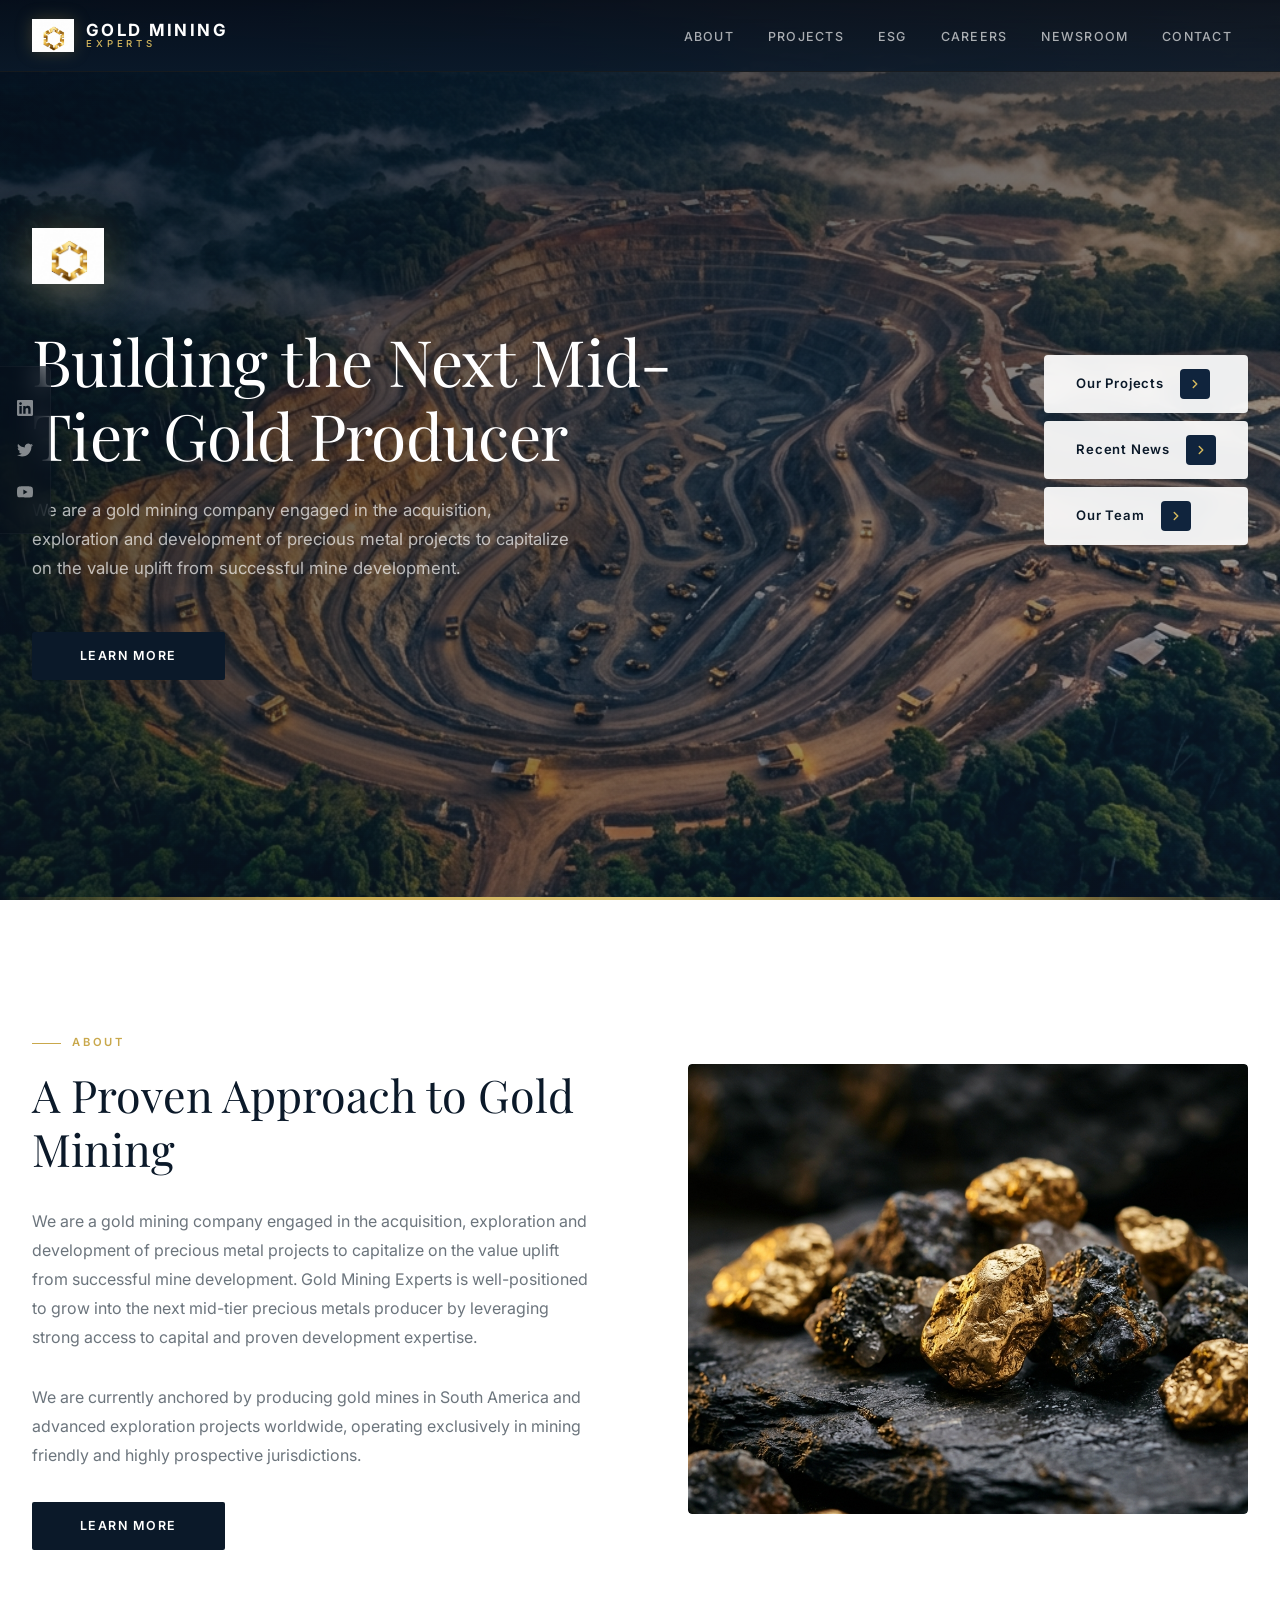
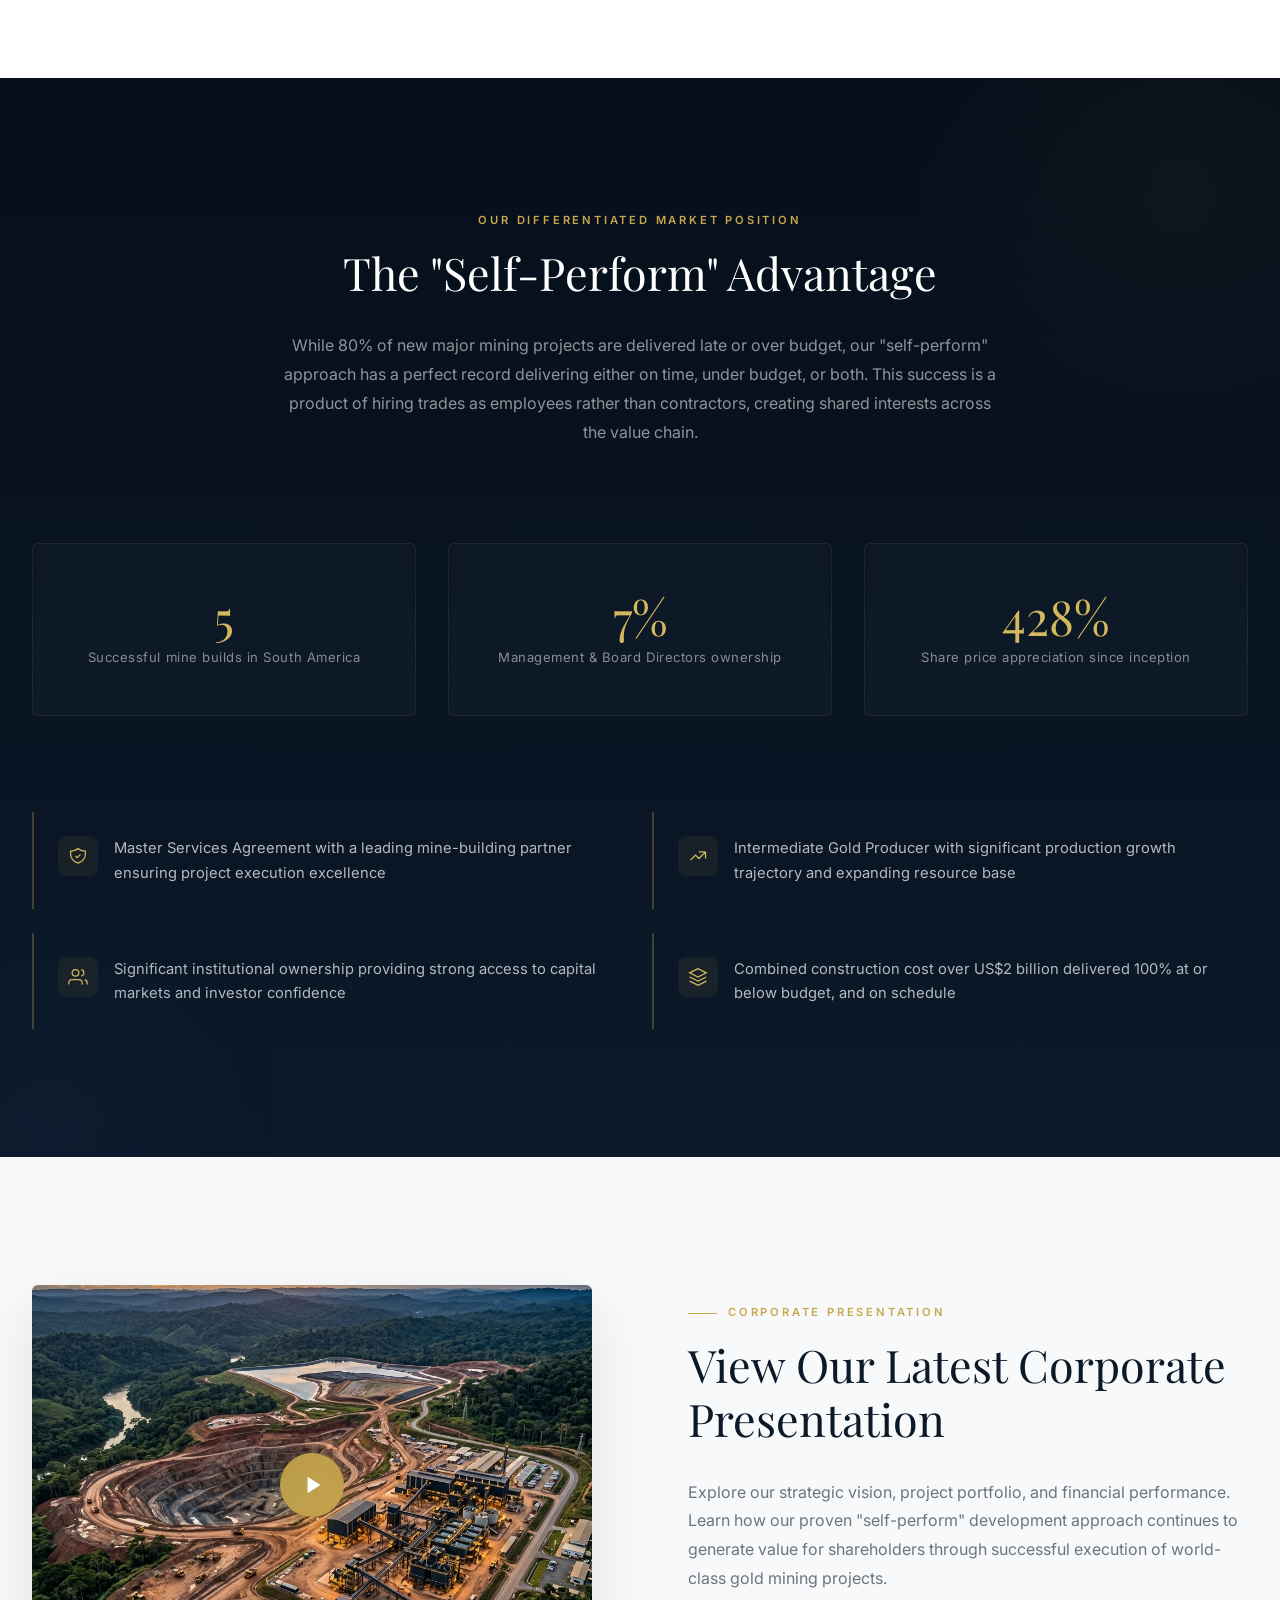
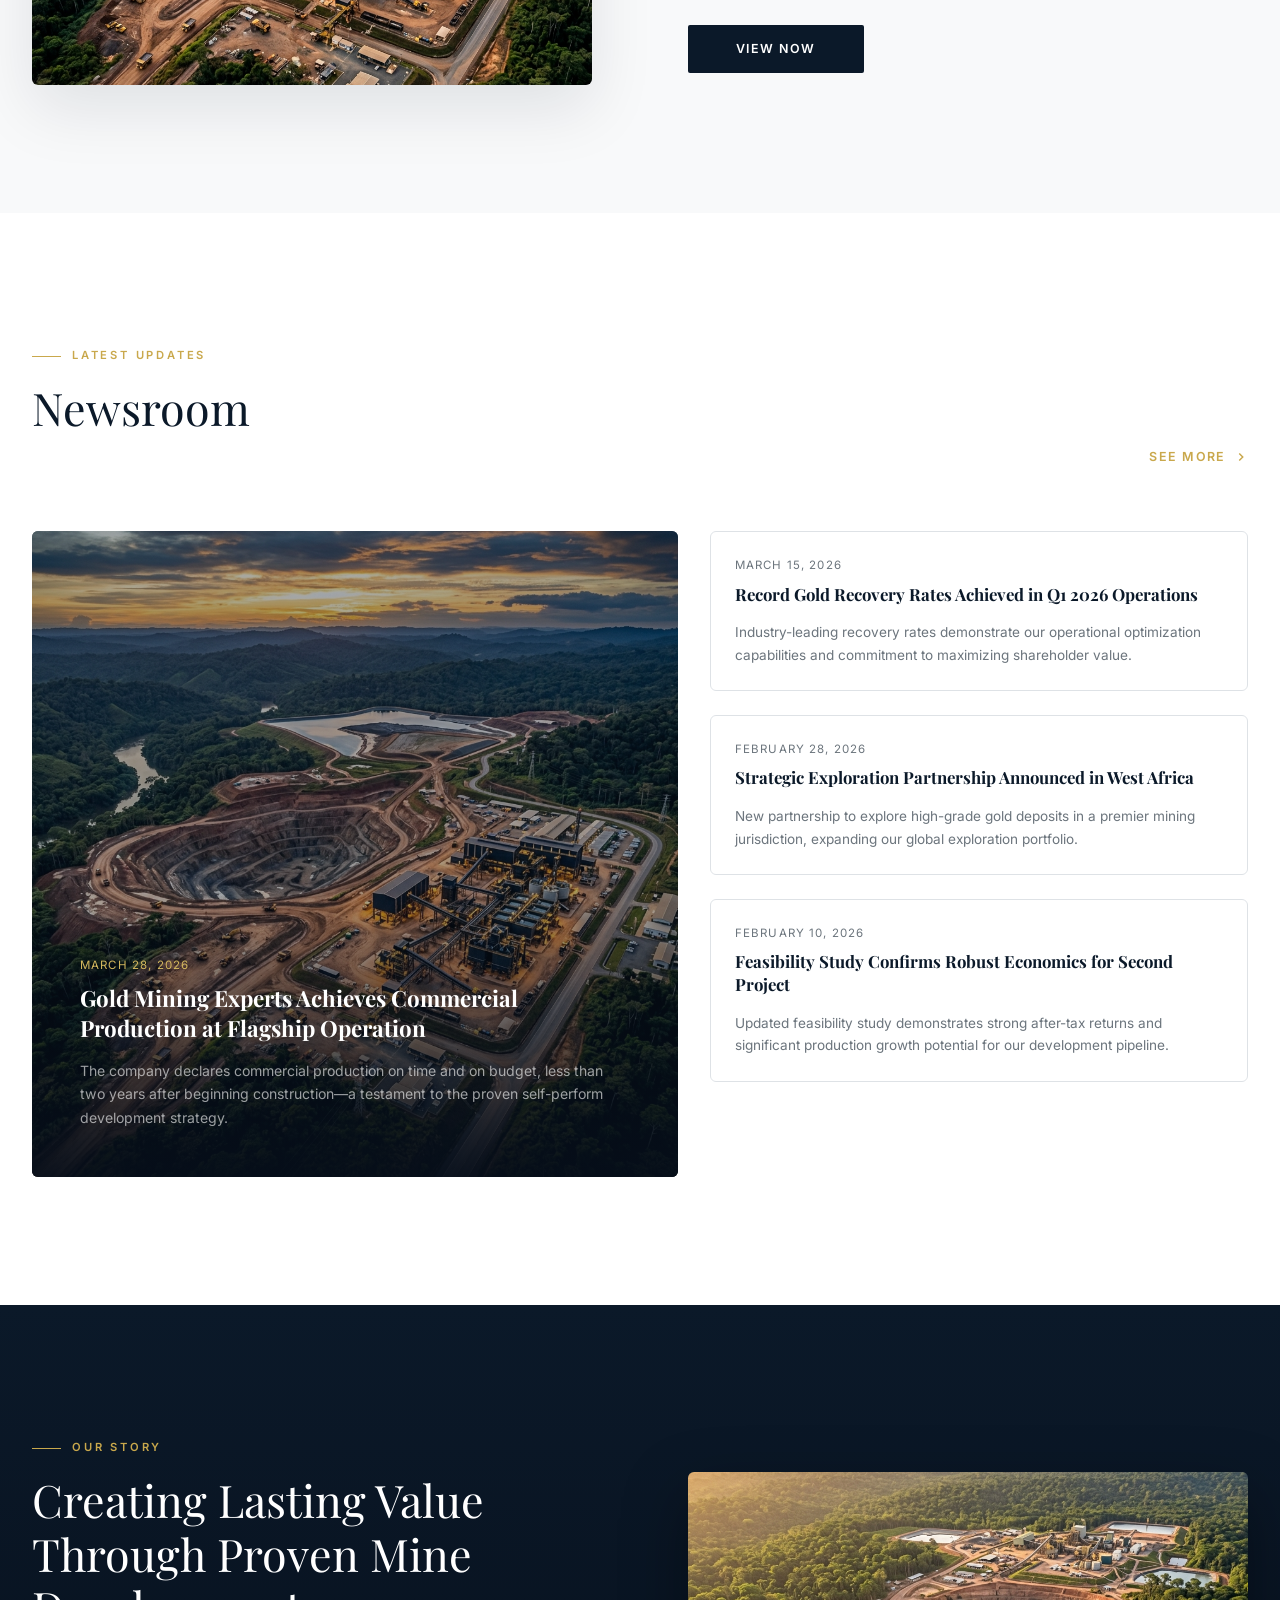
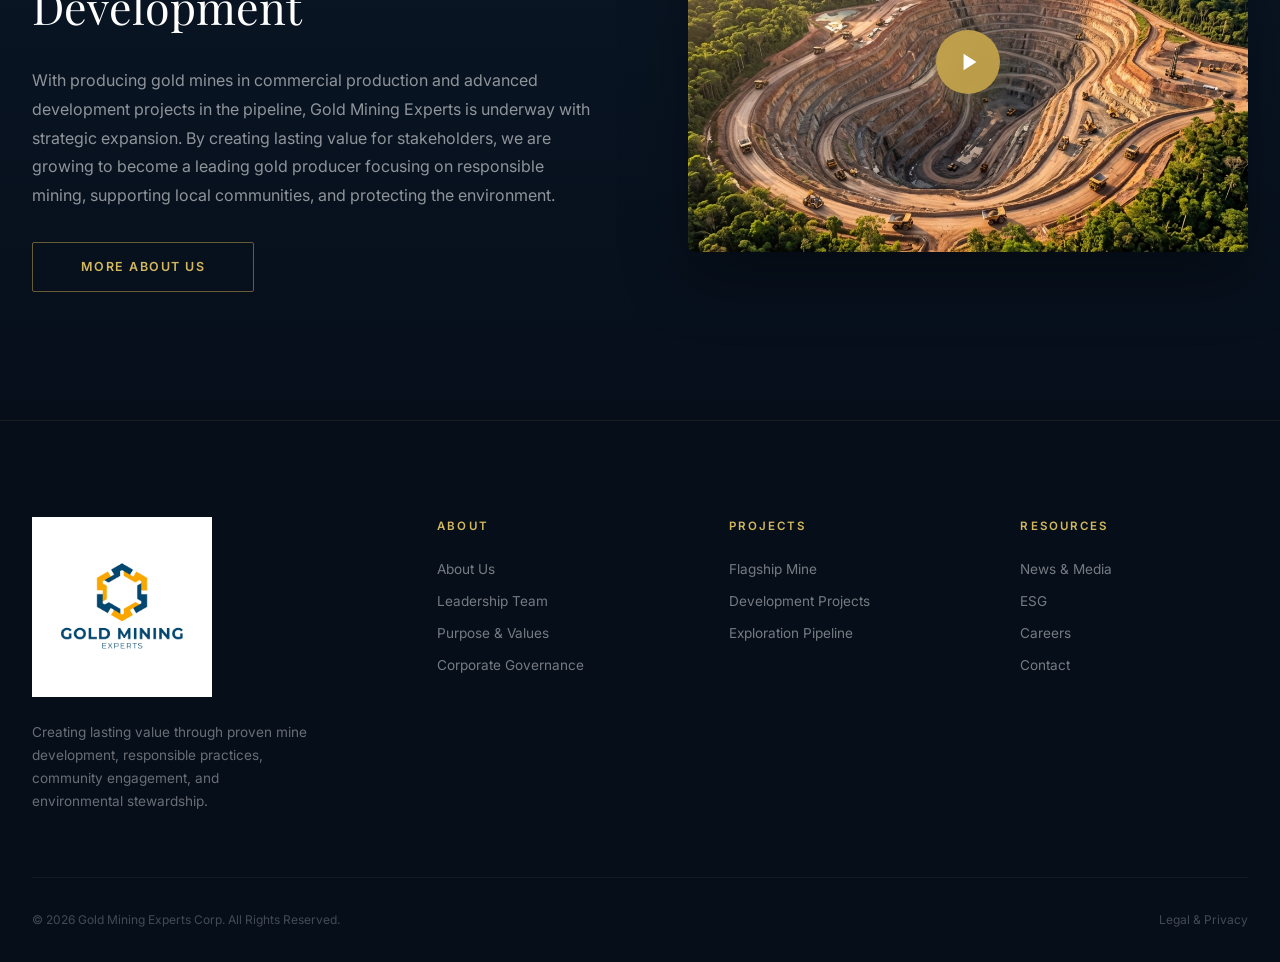
<file: index.html>
<!DOCTYPE html>
<html lang="en">
<head>
  <meta charset="UTF-8">
  <meta name="viewport" content="width=device-width, initial-scale=1.0">
  <meta name="description" content="Gold Mining Experts — A gold mining company engaged in the acquisition, exploration and development of precious metal projects. Well-positioned to grow into the next mid-tier precious metals producer.">
  <title>Gold Mining Experts | Home</title>

  <!-- Google Fonts -->
  <link rel="preconnect" href="https://fonts.googleapis.com">
  <link rel="preconnect" href="https://fonts.gstatic.com" crossorigin>
  <link href="https://fonts.googleapis.com/css2?family=Inter:wght@300;400;500;600;700&family=Playfair+Display:ital,wght@0,400;0,500;0,600;0,700;1,400&display=swap" rel="stylesheet">

  <link rel="icon" type="image/png" href="images/logo-gold-hexagon.png">
  <link rel="stylesheet" href="index.css">
</head>
<body>

  <!-- ========== HEADER ========== -->
  <header class="site-header" id="site-header">
    <div class="header-inner">
      <a href="index.html" class="logo" id="logo">
        <div class="logo-icon">
          <img src="images/logo-gold-hexagon.png" alt="Gold Mining Experts logo">
        </div>
        <div class="logo-text">
          <span class="company-name">Gold Mining</span>
          <span class="company-tagline">Experts</span>
        </div>
      </a>

      <nav class="main-nav" id="main-nav">
        <ul class="nav-list">
          <li><a href="about.html" class="nav-link" id="nav-about">About</a></li>
          <li><a href="projects.html" class="nav-link" id="nav-projects">Projects</a></li>
          <li><a href="esg.html" class="nav-link" id="nav-esg">ESG</a></li>
          <li><a href="careers.html" class="nav-link" id="nav-careers">Careers</a></li>
          <li><a href="news.html" class="nav-link" id="nav-newsroom">Newsroom</a></li>
          <li><a href="contact.html" class="nav-link" id="nav-contact">Contact</a></li>
        </ul>
      </nav>

      <button class="mobile-menu-toggle" id="mobile-toggle" aria-label="Toggle menu">
        <span></span>
        <span></span>
        <span></span>
      </button>
    </div>
  </header>

  <!-- ========== MOBILE MENU ========== -->
  <div class="mobile-menu" id="mobile-menu">
    <nav class="mobile-menu-list">
      <a href="index.html" class="mobile-menu-link">Home</a>
      <a href="about.html" class="mobile-menu-link">About</a>
      <a href="projects.html" class="mobile-menu-link">Projects</a>
      <a href="esg.html" class="mobile-menu-link">ESG</a>
      <a href="careers.html" class="mobile-menu-link">Careers</a>
      <a href="news.html" class="mobile-menu-link">Newsroom</a>
      <a href="contact.html" class="mobile-menu-link">Contact</a>
    </nav>
  </div>

  <!-- ========== SOCIAL SIDEBAR ========== -->
  <aside class="social-sidebar" id="social-sidebar">
    <a href="#" class="social-link" aria-label="LinkedIn" id="social-linkedin">
      <svg viewBox="0 0 24 24"><path d="M20.447 20.452h-3.554v-5.569c0-1.328-.027-3.037-1.852-3.037-1.853 0-2.136 1.445-2.136 2.939v5.667H9.351V9h3.414v1.561h.046c.477-.9 1.637-1.85 3.37-1.85 3.601 0 4.267 2.37 4.267 5.455v6.286zM5.337 7.433c-1.144 0-2.063-.926-2.063-2.065 0-1.138.92-2.063 2.063-2.063 1.14 0 2.064.925 2.064 2.063 0 1.139-.925 2.065-2.064 2.065zm1.782 13.019H3.555V9h3.564v11.452zM22.225 0H1.771C.792 0 0 .774 0 1.729v20.542C0 23.227.792 24 1.771 24h20.451C23.2 24 24 23.227 24 22.271V1.729C24 .774 23.2 0 22.222 0h.003z"/></svg>
    </a>
    <a href="#" class="social-link" aria-label="Twitter" id="social-twitter">
      <svg viewBox="0 0 24 24"><path d="M23.953 4.57a10 10 0 01-2.825.775 4.958 4.958 0 002.163-2.723c-.951.555-2.005.959-3.127 1.184a4.92 4.92 0 00-8.384 4.482C7.69 8.095 4.067 6.13 1.64 3.162a4.822 4.822 0 00-.666 2.475c0 1.71.87 3.213 2.188 4.096a4.904 4.904 0 01-2.228-.616v.06a4.923 4.923 0 003.946 4.827 4.996 4.996 0 01-2.212.085 4.936 4.936 0 004.604 3.417 9.867 9.867 0 01-6.102 2.105c-.39 0-.779-.023-1.17-.067a13.995 13.995 0 007.557 2.209c9.053 0 13.998-7.496 13.998-13.985 0-.21 0-.42-.015-.63A9.935 9.935 0 0024 4.59z"/></svg>
    </a>
    <a href="#" class="social-link" aria-label="YouTube" id="social-youtube">
      <svg viewBox="0 0 24 24"><path d="M23.498 6.186a3.016 3.016 0 00-2.122-2.136C19.505 3.545 12 3.545 12 3.545s-7.505 0-9.377.505A3.017 3.017 0 00.502 6.186C0 8.07 0 12 0 12s0 3.93.502 5.814a3.016 3.016 0 002.122 2.136c1.871.505 9.376.505 9.376.505s7.505 0 9.377-.505a3.015 3.015 0 002.122-2.136C24 15.93 24 12 24 12s0-3.93-.502-5.814zM9.545 15.568V8.432L15.818 12l-6.273 3.568z"/></svg>
    </a>
  </aside>

  <!-- ========== HERO ========== -->
  <section class="hero" id="hero">
    <div class="hero-bg">
      <img src="images/hero-mine.png" alt="Aerial view of gold mining operations" loading="eager">
    </div>
    <div class="hero-overlay"></div>
    <div class="hero-gradient-line"></div>

    <div class="hero-content">
      <div class="hero-text">
        <div class="hero-logo-badge">
          <img src="images/logo-gold-hexagon.png" alt="Gold Mining Experts emblem">
        </div>
        <h1 class="hero-title">Building the Next Mid-Tier Gold Producer</h1>
        <p class="hero-subtitle">We are a gold mining company engaged in the acquisition, exploration and development of precious metal projects to capitalize on the value uplift from successful mine development.</p>
        <a href="about.html" class="cta-button hero-cta" id="cta-hero">
          <span>Learn More</span>
        </a>
      </div>

      <div class="hero-quick-links">
        <a href="projects.html" class="quick-link" id="ql-projects">
          <span>Our Projects</span>
          <span class="arrow">
            <svg viewBox="0 0 24 24"><polyline points="9 18 15 12 9 6"></polyline></svg>
          </span>
        </a>
        <a href="news.html" class="quick-link" id="ql-news">
          <span>Recent News</span>
          <span class="arrow">
            <svg viewBox="0 0 24 24"><polyline points="9 18 15 12 9 6"></polyline></svg>
          </span>
        </a>
        <a href="about.html" class="quick-link" id="ql-team">
          <span>Our Team</span>
          <span class="arrow">
            <svg viewBox="0 0 24 24"><polyline points="9 18 15 12 9 6"></polyline></svg>
          </span>
        </a>
      </div>
    </div>
  </section>

  <!-- ========== ABOUT ========== -->
  <section class="about-section" id="about">
    <div class="container">
      <div class="about-inner">
        <div class="about-text reveal">
          <span class="section-label">About</span>
          <h2 class="section-title">A Proven Approach to Gold Mining</h2>
          <p class="section-text">We are a gold mining company engaged in the acquisition, exploration and development of precious metal projects to capitalize on the value uplift from successful mine development. Gold Mining Experts is well-positioned to grow into the next mid-tier precious metals producer by leveraging strong access to capital and proven development expertise.</p>
          <p class="section-text">We are currently anchored by producing gold mines in South America and advanced exploration projects worldwide, operating exclusively in mining friendly and highly prospective jurisdictions.</p>
          <a href="about.html" class="cta-button" id="cta-learn-more">
            <span>Learn More</span>
          </a>
        </div>
        <div class="about-image-wrapper reveal" style="transition-delay: 150ms;">
          <img src="images/gold-ore.png" alt="Gold ore samples from mining operations" loading="lazy">
          <div class="about-image-accent"></div>
        </div>
      </div>
    </div>
  </section>

  <!-- ========== MARKET POSITION ========== -->
  <section class="market-section" id="services">
    <div class="container">
      <div class="market-header reveal">
        <span class="section-label">Our Differentiated Market Position</span>
        <h2 class="section-title">The "Self-Perform" Advantage</h2>
        <p class="section-text">While 80% of new major mining projects are delivered late or over budget, our "self-perform" approach has a perfect record delivering either on time, under budget, or both. This success is a product of hiring trades as employees rather than contractors, creating shared interests across the value chain.</p>
      </div>

      <div class="stats-grid">
        <div class="stat-card" id="stat-builds">
          <div class="stat-number">5</div>
          <div class="stat-label">Successful mine builds in South America</div>
        </div>
        <div class="stat-card" id="stat-ownership">
          <div class="stat-number">7%</div>
          <div class="stat-label">Management & Board Directors ownership</div>
        </div>
        <div class="stat-card" id="stat-growth">
          <div class="stat-number">434%</div>
          <div class="stat-label">Share price appreciation since inception</div>
        </div>
      </div>

      <div class="differentiators">
        <div class="diff-item" id="diff-msa">
          <div class="diff-icon">
            <svg viewBox="0 0 24 24"><path d="M9 12l2 2 4-4m5.618-4.016A11.955 11.955 0 0112 2.944a11.955 11.955 0 01-8.618 3.04A12.02 12.02 0 003 9c0 5.591 3.824 10.29 9 11.622 5.176-1.332 9-6.03 9-11.622 0-1.042-.133-2.052-.382-3.016z"/></svg>
          </div>
          <div class="diff-text">Master Services Agreement with a leading mine-building partner ensuring project execution excellence</div>
        </div>
        <div class="diff-item" id="diff-producer">
          <div class="diff-icon">
            <svg viewBox="0 0 24 24"><path d="M13 7h8m0 0v8m0-8l-8 8-4-4-6 6"/></svg>
          </div>
          <div class="diff-text">Intermediate Gold Producer with significant production growth trajectory and expanding resource base</div>
        </div>
        <div class="diff-item" id="diff-institutional">
          <div class="diff-icon">
            <svg viewBox="0 0 24 24"><path d="M17 21v-2a4 4 0 00-4-4H5a4 4 0 00-4 4v2M9 11a4 4 0 100-8 4 4 0 000 8zM23 21v-2a4 4 0 00-3-3.87M16 3.13a4 4 0 010 7.75"/></svg>
          </div>
          <div class="diff-text">Significant institutional ownership providing strong access to capital markets and investor confidence</div>
        </div>
        <div class="diff-item" id="diff-record">
          <div class="diff-icon">
            <svg viewBox="0 0 24 24"><path d="M12 2L2 7l10 5 10-5-10-5zM2 17l10 5 10-5M2 12l10 5 10-5"/></svg>
          </div>
          <div class="diff-text">Combined construction cost over US$2 billion delivered 100% at or below budget, and on schedule</div>
        </div>
      </div>
    </div>
  </section>

  <!-- ========== CORPORATE PRESENTATION ========== -->
  <section class="presentation-section" id="presentation">
    <div class="container">
      <div class="presentation-inner">
        <div class="presentation-image reveal" id="presentation-video">
          <img src="images/mine-operations.png" alt="Active mining operations overview" loading="lazy">
          <button class="presentation-play" aria-label="View corporate presentation">
            <svg viewBox="0 0 24 24"><polygon points="5 3 19 12 5 21 5 3"/></svg>
          </button>
        </div>
        <div class="presentation-content reveal" style="transition-delay: 150ms;">
          <span class="section-label">Corporate Presentation</span>
          <h2 class="section-title">View Our Latest Corporate Presentation</h2>
          <p class="section-text">Explore our strategic vision, project portfolio, and financial performance. Learn how our proven "self-perform" development approach continues to generate value for shareholders through successful execution of world-class gold mining projects.</p>
          <a href="projects.html" class="cta-button" id="cta-view-presentation">
            <span>View Now</span>
          </a>
        </div>
      </div>
    </div>
  </section>

  <!-- ========== NEWS ========== -->
  <section class="news-section" id="news">
    <div class="container">
      <div class="news-header reveal">
        <div>
          <span class="section-label">Latest Updates</span>
          <h2 class="section-title">Newsroom</h2>
        </div>
        <a href="news.html" class="see-more-link" id="news-see-more">
          <span>See More</span>
          <svg viewBox="0 0 24 24"><polyline points="9 18 15 12 9 6"></polyline></svg>
        </a>
      </div>

      <div class="news-grid">
        <a href="#" class="news-featured" id="news-featured">
          <img src="images/mine-operations.png" alt="Mining operations at project site" loading="lazy">
          <div class="news-featured-content">
            <div class="news-date">March 28, 2026</div>
            <h3 class="news-title">Gold Mining Experts Achieves Commercial Production at Flagship Operation</h3>
            <p class="news-excerpt">The company declares commercial production on time and on budget, less than two years after beginning construction—a testament to the proven self-perform development strategy.</p>
          </div>
        </a>

        <div class="news-list">
          <a href="#" class="news-item" id="news-item-1">
            <div class="news-date">March 15, 2026</div>
            <h3 class="news-title">Record Gold Recovery Rates Achieved in Q1 2026 Operations</h3>
            <p class="news-excerpt">Industry-leading recovery rates demonstrate our operational optimization capabilities and commitment to maximizing shareholder value.</p>
          </a>
          <a href="#" class="news-item" id="news-item-2">
            <div class="news-date">February 28, 2026</div>
            <h3 class="news-title">Strategic Exploration Partnership Announced in West Africa</h3>
            <p class="news-excerpt">New partnership to explore high-grade gold deposits in a premier mining jurisdiction, expanding our global exploration portfolio.</p>
          </a>
          <a href="#" class="news-item" id="news-item-3">
            <div class="news-date">February 10, 2026</div>
            <h3 class="news-title">Feasibility Study Confirms Robust Economics for Second Project</h3>
            <p class="news-excerpt">Updated feasibility study demonstrates strong after-tax returns and significant production growth potential for our development pipeline.</p>
          </a>
        </div>
      </div>
    </div>
  </section>

  <!-- ========== MEDIA / EXPERTISE ========== -->
  <section class="media-section" id="expertise">
    <div class="container">
      <div class="media-inner">
        <div class="media-content reveal">
          <span class="section-label">Our Story</span>
          <h2 class="section-title">Creating Lasting Value Through Proven Mine Development</h2>
          <p class="section-text">With producing gold mines in commercial production and advanced development projects in the pipeline, Gold Mining Experts is underway with strategic expansion. By creating lasting value for stakeholders, we are growing to become a leading gold producer focusing on responsible mining, supporting local communities, and protecting the environment.</p>
          <a href="about.html" class="cta-button" id="cta-more-media">
            <span>More About Us</span>
          </a>
        </div>
        <div class="media-video reveal" style="transition-delay: 150ms;" id="media-video">
          <img src="images/mine-aerial.png" alt="Aerial view of mining operations" loading="lazy">
          <button class="presentation-play" aria-label="Watch expertise video">
            <svg viewBox="0 0 24 24"><polygon points="5 3 19 12 5 21 5 3"/></svg>
          </button>
        </div>
      </div>
    </div>
  </section>

  <!-- ========== FOOTER ========== -->
  <footer class="site-footer" id="contact">
    <div class="container">
      <div class="footer-grid">
        <div class="footer-brand">
          <div class="footer-logo">
            <div class="footer-logo-img">
              <img src="images/logo-with-text.png" alt="Gold Mining Experts full logo">
            </div>
          </div>
          <p class="footer-description">Creating lasting value through proven mine development, responsible practices, community engagement, and environmental stewardship.</p>
        </div>

        <div class="footer-col">
          <h4 class="footer-heading">About</h4>
          <nav class="footer-links">
            <a href="about.html" class="footer-link">About Us</a>
            <a href="about.html" class="footer-link">Leadership Team</a>
            <a href="about.html" class="footer-link">Purpose & Values</a>
            <a href="about.html" class="footer-link">Corporate Governance</a>
          </nav>
        </div>

        <div class="footer-col">
          <h4 class="footer-heading">Projects</h4>
          <nav class="footer-links">
            <a href="projects.html" class="footer-link">Flagship Mine</a>
            <a href="projects.html" class="footer-link">Development Projects</a>
            <a href="projects.html" class="footer-link">Exploration Pipeline</a>
          </nav>
        </div>

        <div class="footer-col">
          <h4 class="footer-heading">Resources</h4>
          <nav class="footer-links">
            <a href="news.html" class="footer-link">News & Media</a>
            <a href="esg.html" class="footer-link">ESG</a>
            <a href="careers.html" class="footer-link">Careers</a>
            <a href="contact.html" class="footer-link">Contact</a>
          </nav>
        </div>
      </div>

      <div class="footer-bottom">
        <p class="footer-copyright">&copy; 2026 Gold Mining Experts Corp. All Rights Reserved.</p>
        <a href="#" class="footer-legal-link" id="footer-legal">Legal & Privacy</a>
      </div>
    </div>
  </footer>

  <script src="main.js"></script>
</body>
</html>
</file>
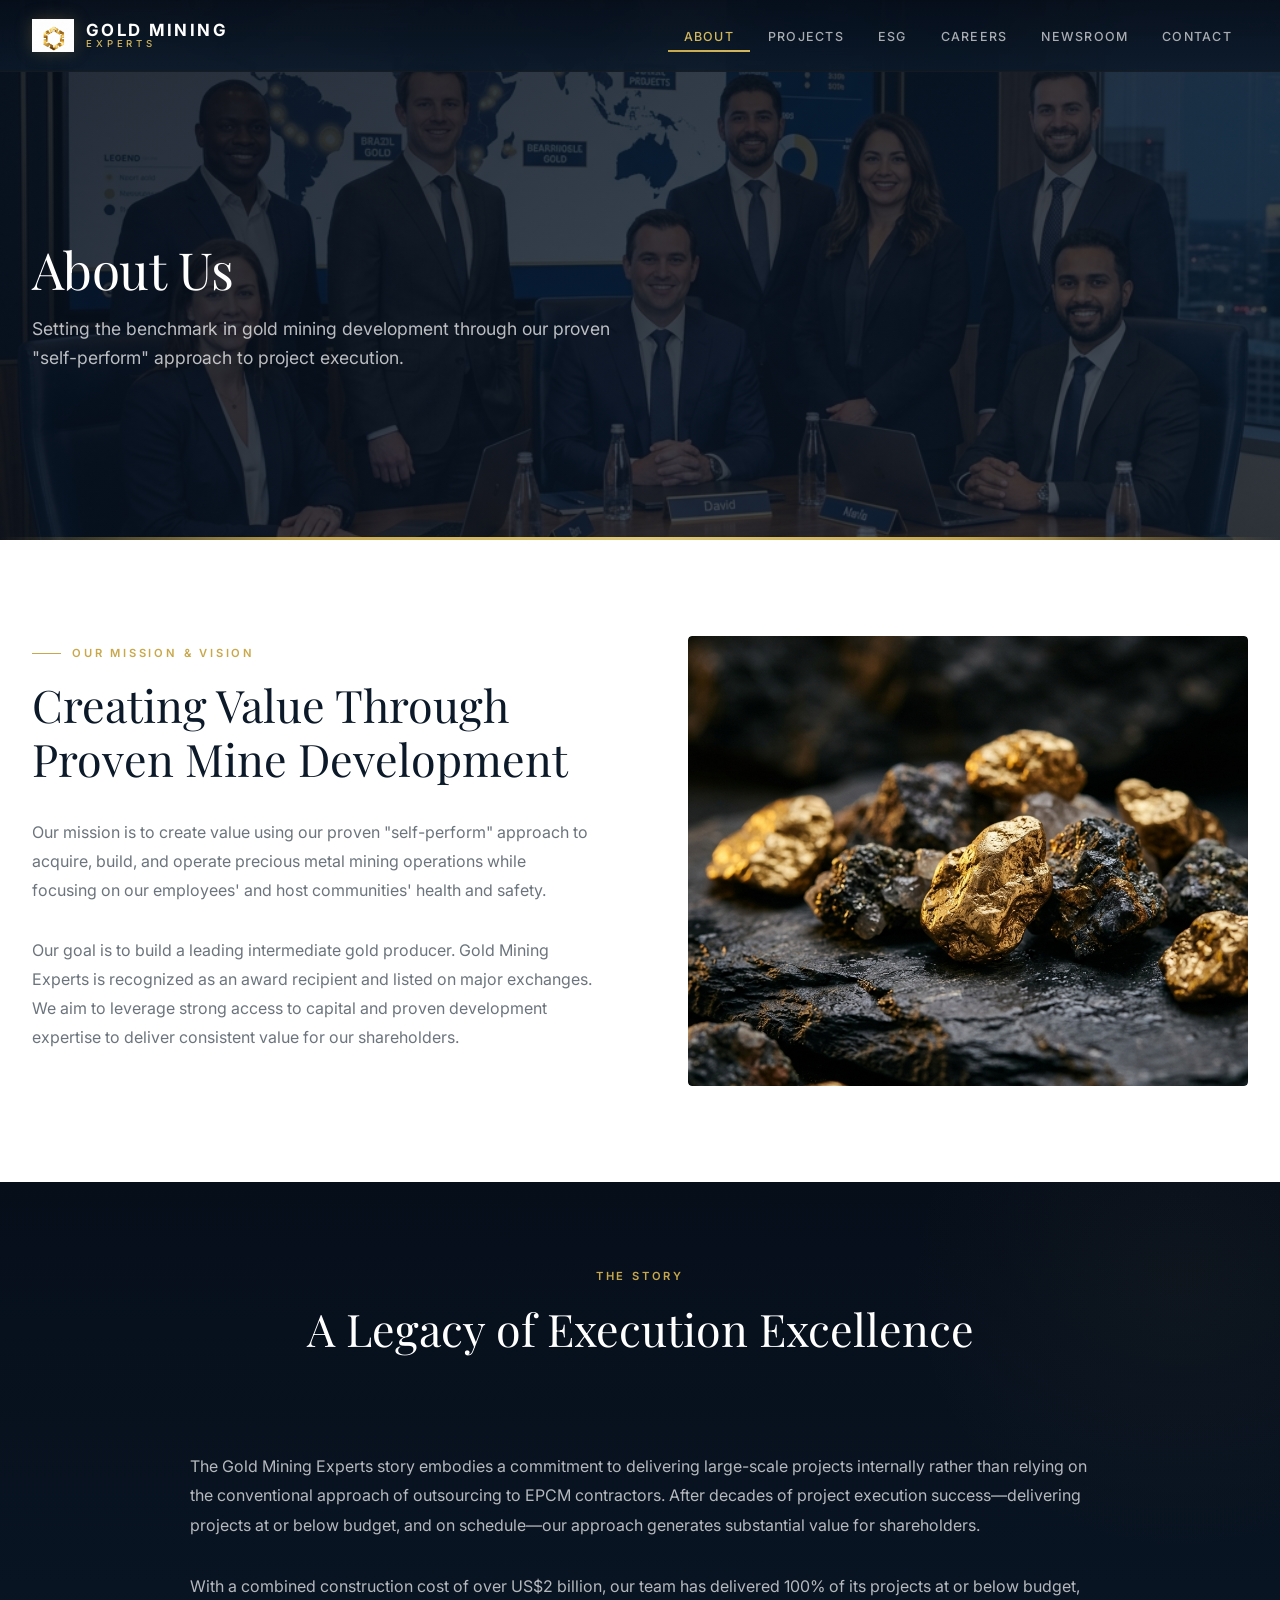
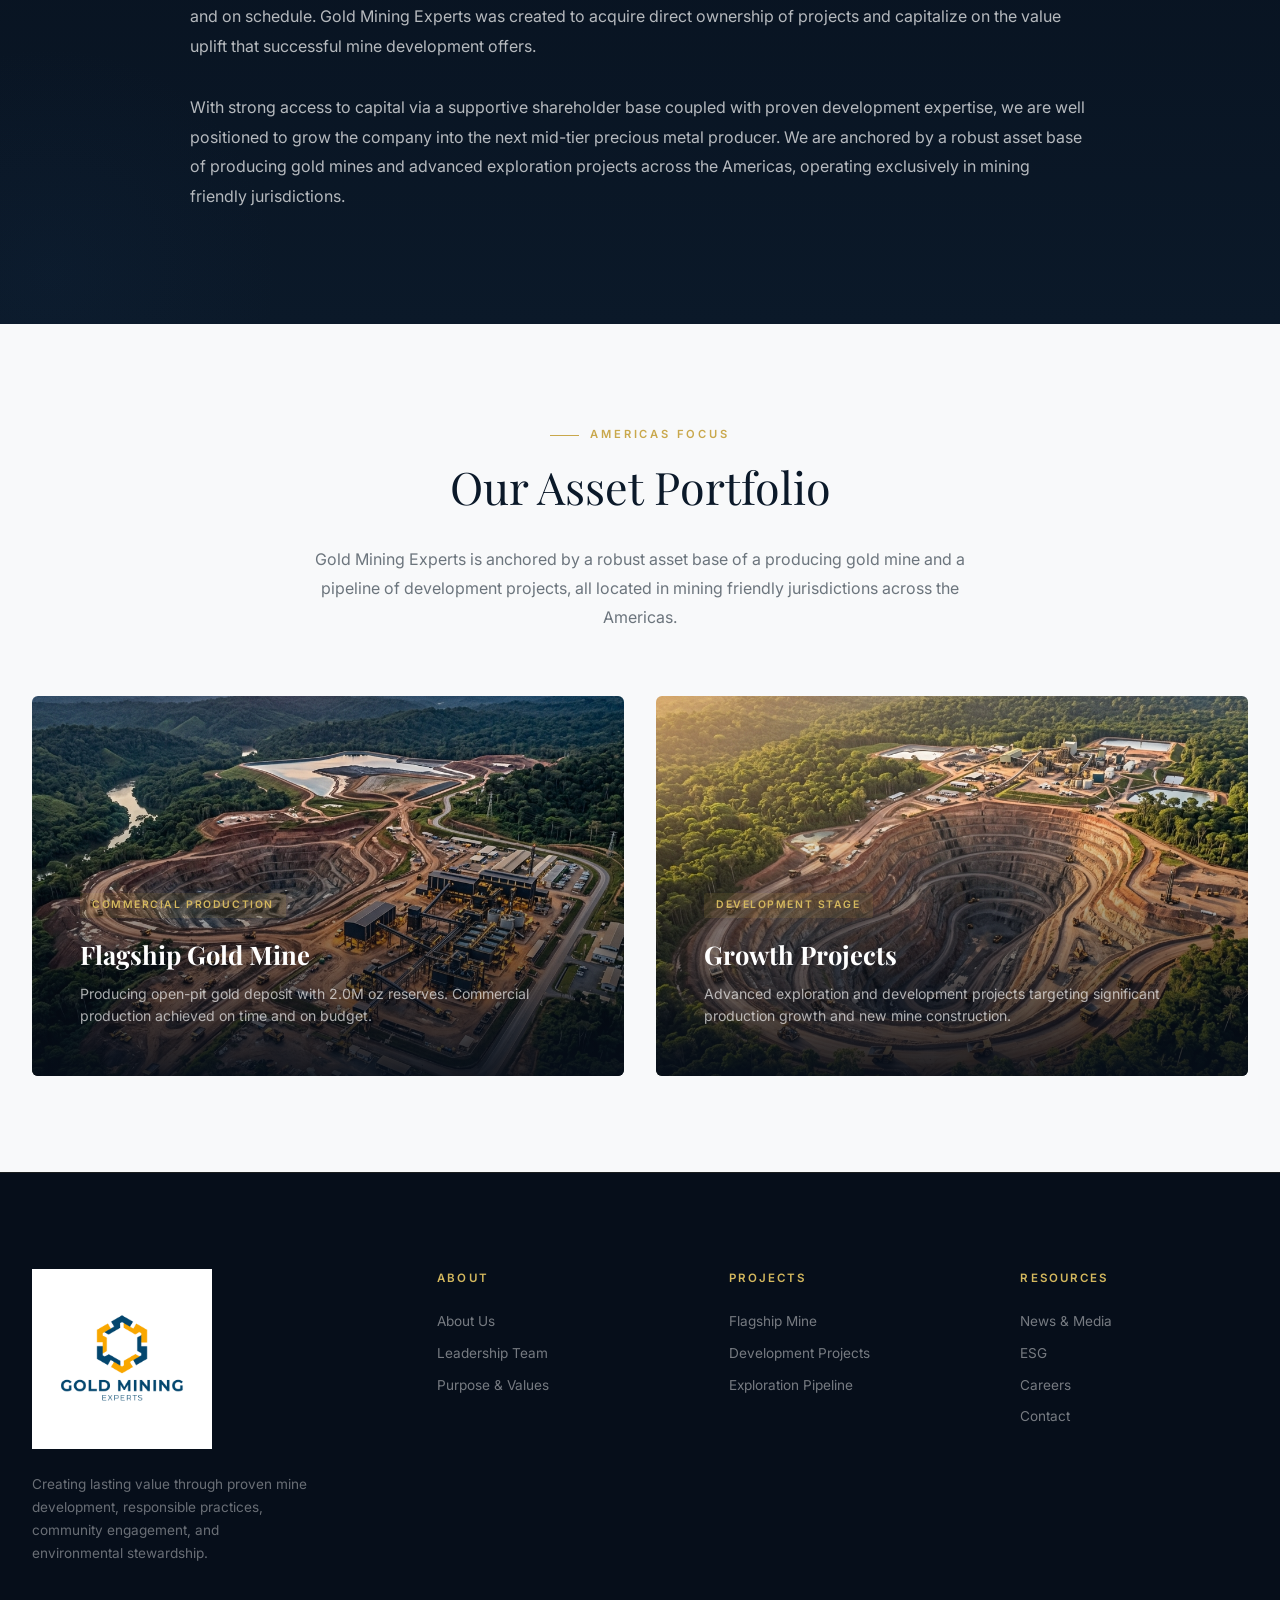
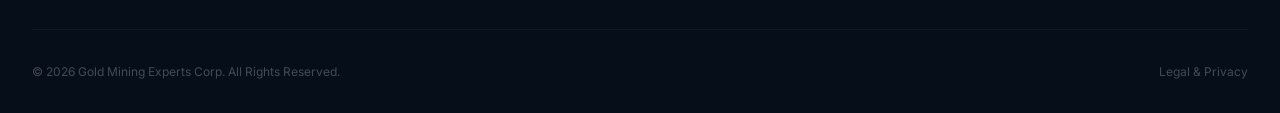
<file: about.html>
<!DOCTYPE html>
<html lang="en">
<head>
  <meta charset="UTF-8">
  <meta name="viewport" content="width=device-width, initial-scale=1.0">
  <meta name="description" content="About Gold Mining Experts — Our mission, vision, the story of our proven self-perform approach, and our Americas-focused asset base.">
  <title>About Us | Gold Mining Experts</title>

  <link rel="preconnect" href="https://fonts.googleapis.com">
  <link rel="preconnect" href="https://fonts.gstatic.com" crossorigin>
  <link href="https://fonts.googleapis.com/css2?family=Inter:wght@300;400;500;600;700&family=Playfair+Display:ital,wght@0,400;0,500;0,600;0,700;1,400&display=swap" rel="stylesheet">

  <link rel="icon" type="image/png" href="images/logo-gold-hexagon.png">
  <link rel="stylesheet" href="index.css">
  <link rel="stylesheet" href="inner.css">
</head>
<body>

  <!-- ========== HEADER ========== -->
  <header class="site-header" id="site-header">
    <div class="header-inner">
      <a href="index.html" class="logo" id="logo">
        <div class="logo-icon">
          <img src="images/logo-gold-hexagon.png" alt="Gold Mining Experts logo">
        </div>
        <div class="logo-text">
          <span class="company-name">Gold Mining</span>
          <span class="company-tagline">Experts</span>
        </div>
      </a>

      <nav class="main-nav" id="main-nav">
        <ul class="nav-list">
          <li><a href="about.html" class="nav-link active">About</a></li>
          <li><a href="projects.html" class="nav-link">Projects</a></li>
          <li><a href="esg.html" class="nav-link">ESG</a></li>
          <li><a href="careers.html" class="nav-link">Careers</a></li>
          <li><a href="news.html" class="nav-link">Newsroom</a></li>
          <li><a href="contact.html" class="nav-link">Contact</a></li>
        </ul>
      </nav>

      <button class="mobile-menu-toggle" id="mobile-toggle" aria-label="Toggle menu">
        <span></span>
        <span></span>
        <span></span>
      </button>
    </div>
  </header>

  <!-- ========== MOBILE MENU ========== -->
  <div class="mobile-menu" id="mobile-menu">
    <nav class="mobile-menu-list">
      <a href="index.html" class="mobile-menu-link">Home</a>
      <a href="about.html" class="mobile-menu-link">About</a>
      <a href="projects.html" class="mobile-menu-link">Projects</a>
      <a href="esg.html" class="mobile-menu-link">ESG</a>
      <a href="careers.html" class="mobile-menu-link">Careers</a>
      <a href="news.html" class="mobile-menu-link">Newsroom</a>
      <a href="contact.html" class="mobile-menu-link">Contact</a>
    </nav>
  </div>

  <!-- ========== INNER HERO ========== -->
  <section class="inner-hero" id="hero">
    <div class="hero-bg">
      <img src="images/leadership-team.png" alt="Leadership team in a corporate boardroom" loading="eager">
    </div>
    <div class="hero-overlay"></div>
    <div class="hero-gradient-line"></div>
    
    <div class="hero-content">
      <div class="hero-text">
        <h1 class="hero-title reveal">About Us</h1>
        <p class="hero-subtitle reveal" style="transition-delay: 200ms;">Setting the benchmark in gold mining development through our proven "self-perform" approach to project execution.</p>
      </div>
    </div>
  </section>

  <!-- ========== MISSION & VISION ========== -->
  <section class="about-section page-section">
    <div class="container">
      <div class="about-inner">
        <div class="about-text reveal">
          <span class="section-label">Our Mission & Vision</span>
          <h2 class="section-title">Creating Value Through Proven Mine Development</h2>
          <p class="section-text">Our mission is to create value using our proven "self-perform" approach to acquire, build, and operate precious metal mining operations while focusing on our employees' and host communities' health and safety.</p>
          <p class="section-text">Our goal is to build a leading intermediate gold producer. Gold Mining Experts is recognized as an award recipient and listed on major exchanges. We aim to leverage strong access to capital and proven development expertise to deliver consistent value for our shareholders.</p>
        </div>
        <div class="about-image-wrapper reveal" style="transition-delay: 200ms;">
          <img src="images/gold-ore.png" alt="Gold ore samples" loading="lazy">
          <div class="about-image-accent"></div>
        </div>
      </div>
    </div>
  </section>
  
  <!-- ========== THE STORY ========== -->
  <section class="market-section page-section" style="padding-top: 5rem; padding-bottom: 5rem;">
    <div class="container">
      <div class="market-header reveal">
        <span class="section-label">The Story</span>
        <h2 class="section-title">A Legacy of Execution Excellence</h2>
      </div>
      <div class="reveal" style="max-width: 900px; margin: 0 auto;">
        <p class="section-text" style="color: rgba(255,255,255,0.7); text-align: left; line-height: 1.85;">
          The Gold Mining Experts story embodies a commitment to delivering large-scale projects internally rather than relying on the conventional approach of outsourcing to EPCM contractors. After decades of project execution success—delivering projects at or below budget, and on schedule—our approach generates substantial value for shareholders.
        </p>
        <p class="section-text" style="color: rgba(255,255,255,0.7); text-align: left; line-height: 1.85;">
          With a combined construction cost of over US$2 billion, our team has delivered 100% of its projects at or below budget, and on schedule. Gold Mining Experts was created to acquire direct ownership of projects and capitalize on the value uplift that successful mine development offers.
        </p>
        <p class="section-text" style="color: rgba(255,255,255,0.7); text-align: left; line-height: 1.85;">
          With strong access to capital via a supportive shareholder base coupled with proven development expertise, we are well positioned to grow the company into the next mid-tier precious metal producer. We are anchored by a robust asset base of producing gold mines and advanced exploration projects across the Americas, operating exclusively in mining friendly jurisdictions.
        </p>
      </div>
    </div>
  </section>

  <!-- ========== AMERICAS FOCUS ========== -->
  <section class="presentation-section page-section">
    <div class="container">
      <div class="reveal" style="text-align: center; max-width: 700px; margin: 0 auto var(--space-3xl);">
        <span class="section-label">Americas Focus</span>
        <h2 class="section-title">Our Asset Portfolio</h2>
        <p class="section-text">Gold Mining Experts is anchored by a robust asset base of a producing gold mine and a pipeline of development projects, all located in mining friendly jurisdictions across the Americas.</p>
      </div>

      <div class="project-cards">
        <a href="projects.html" class="project-card reveal">
          <img src="images/mine-operations.png" alt="Flagship producing gold mine" loading="lazy">
          <div class="project-card-overlay"></div>
          <div class="project-card-content">
            <span class="project-status">Commercial Production</span>
            <h3>Flagship Gold Mine</h3>
            <p>Producing open-pit gold deposit with 2.0M oz reserves. Commercial production achieved on time and on budget.</p>
          </div>
        </a>
        <a href="projects.html" class="project-card reveal" style="transition-delay: 150ms;">
          <img src="images/mine-aerial.png" alt="Development stage gold project" loading="lazy">
          <div class="project-card-overlay"></div>
          <div class="project-card-content">
            <span class="project-status">Development Stage</span>
            <h3>Growth Projects</h3>
            <p>Advanced exploration and development projects targeting significant production growth and new mine construction.</p>
          </div>
        </a>
      </div>
    </div>
  </section>

  <!-- ========== FOOTER ========== -->
  <footer class="site-footer">
    <div class="container">
      <div class="footer-grid">
        <div class="footer-brand">
          <div class="footer-logo">
            <div class="footer-logo-img">
              <img src="images/logo-with-text.png" alt="Gold Mining Experts full logo">
            </div>
          </div>
          <p class="footer-description">Creating lasting value through proven mine development, responsible practices, community engagement, and environmental stewardship.</p>
        </div>

        <div class="footer-col">
          <h4 class="footer-heading">About</h4>
          <nav class="footer-links">
            <a href="about.html" class="footer-link">About Us</a>
            <a href="about.html" class="footer-link">Leadership Team</a>
            <a href="about.html" class="footer-link">Purpose & Values</a>
          </nav>
        </div>

        <div class="footer-col">
          <h4 class="footer-heading">Projects</h4>
          <nav class="footer-links">
            <a href="projects.html" class="footer-link">Flagship Mine</a>
            <a href="projects.html" class="footer-link">Development Projects</a>
            <a href="projects.html" class="footer-link">Exploration Pipeline</a>
          </nav>
        </div>

        <div class="footer-col">
          <h4 class="footer-heading">Resources</h4>
          <nav class="footer-links">
            <a href="news.html" class="footer-link">News & Media</a>
            <a href="esg.html" class="footer-link">ESG</a>
            <a href="careers.html" class="footer-link">Careers</a>
            <a href="contact.html" class="footer-link">Contact</a>
          </nav>
        </div>
      </div>

      <div class="footer-bottom">
        <p class="footer-copyright">&copy; 2026 Gold Mining Experts Corp. All Rights Reserved.</p>
        <a href="#" class="footer-legal-link">Legal & Privacy</a>
      </div>
    </div>
  </footer>

  <script src="main.js"></script>
</body>
</html>
</file>
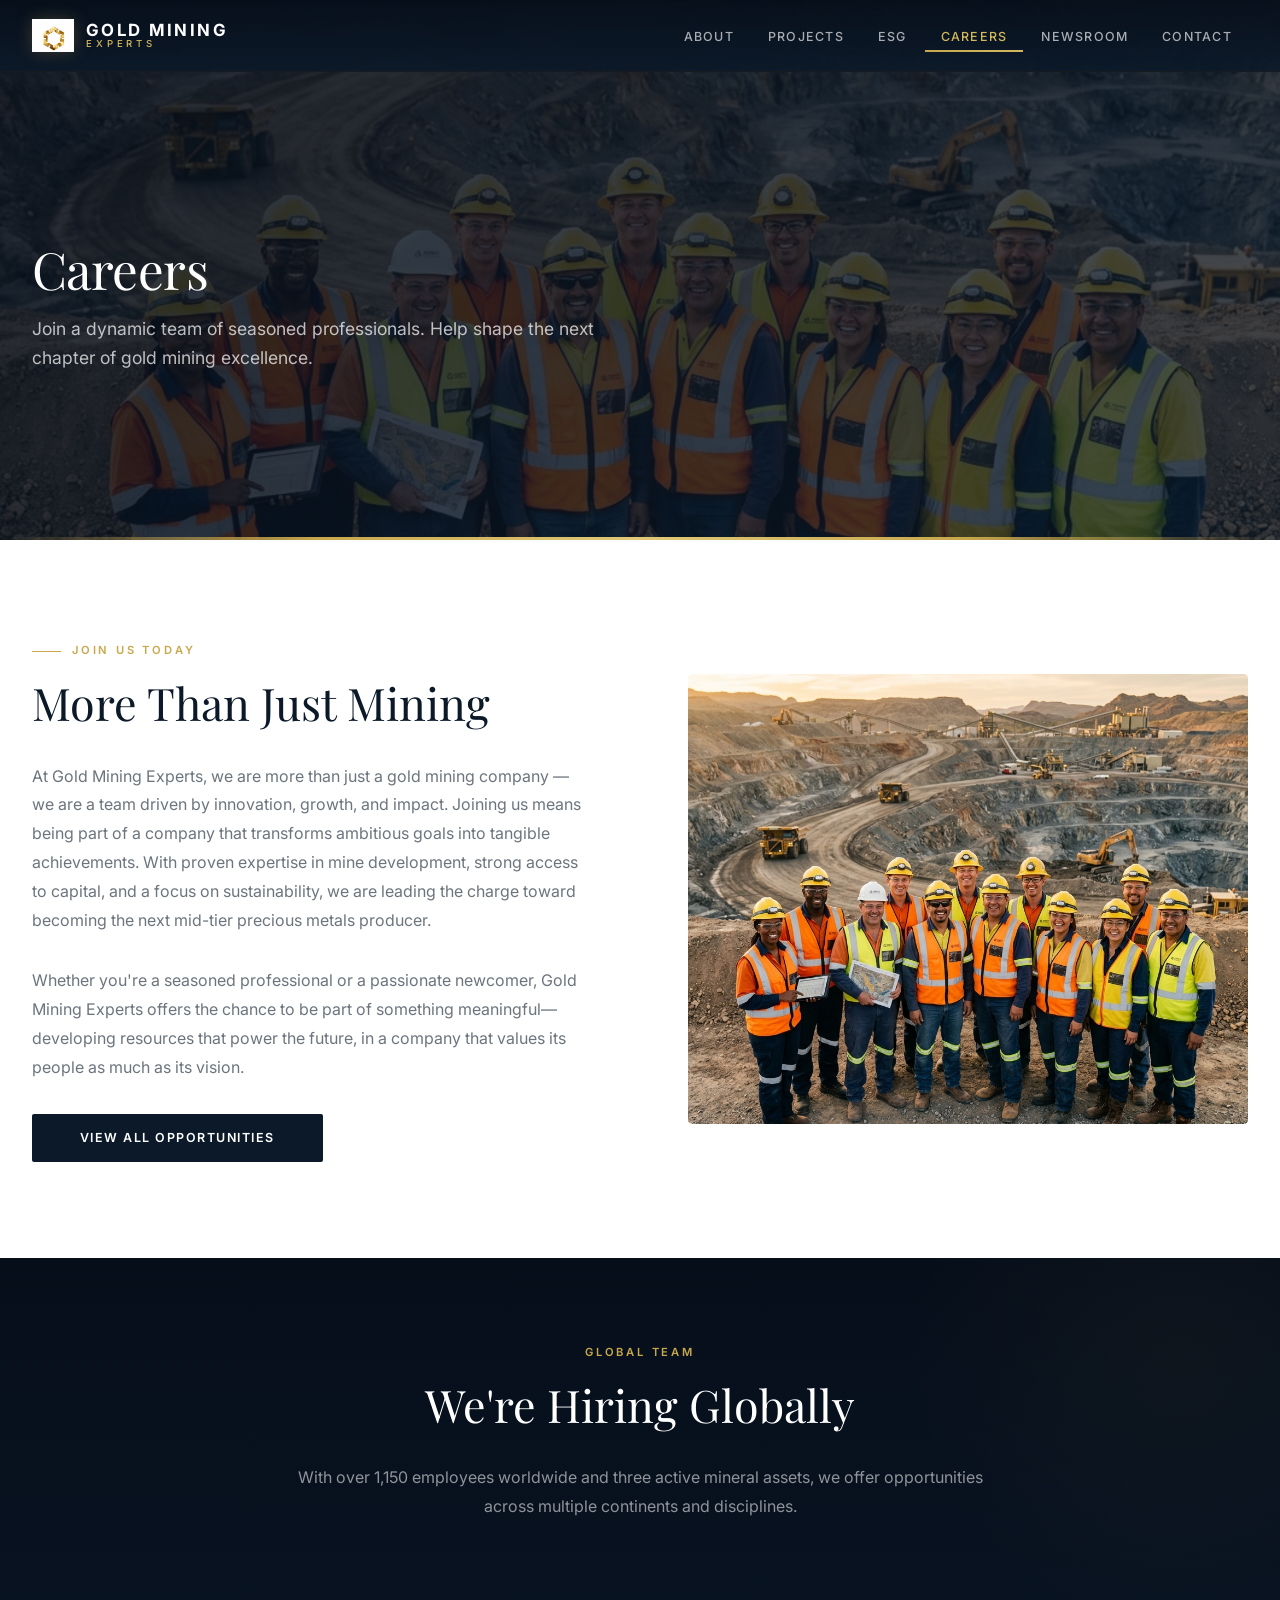
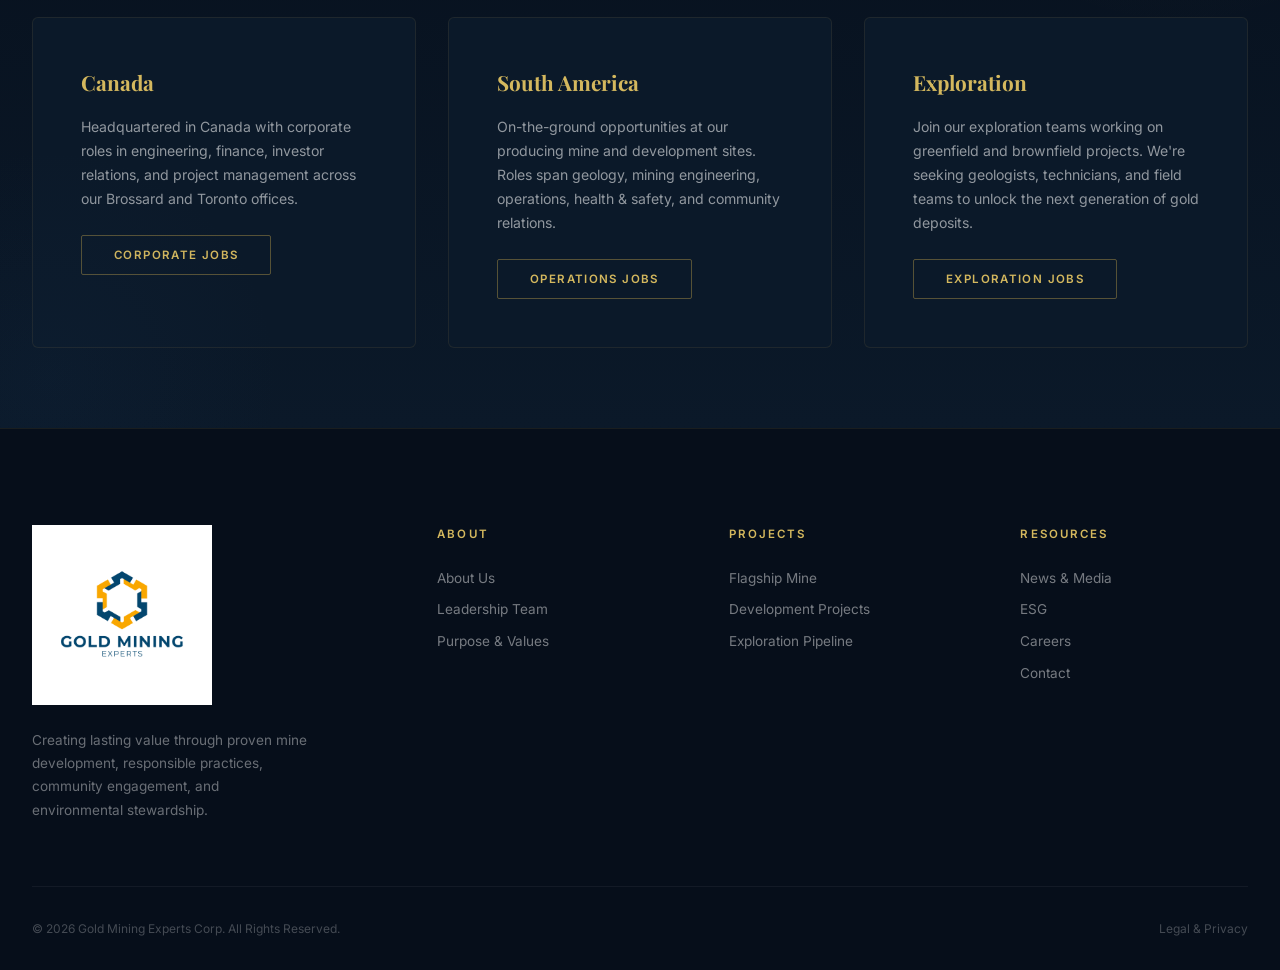
<file: careers.html>
<!DOCTYPE html>
<html lang="en">
<head>
  <meta charset="UTF-8">
  <meta name="viewport" content="width=device-width, initial-scale=1.0">
  <meta name="description" content="Careers at Gold Mining Experts — Join a team driven by innovation, growth, and impact. We're hiring globally across Canada, South America, and Africa.">
  <title>Careers | Gold Mining Experts</title>

  <link rel="preconnect" href="https://fonts.googleapis.com">
  <link rel="preconnect" href="https://fonts.gstatic.com" crossorigin>
  <link href="https://fonts.googleapis.com/css2?family=Inter:wght@300;400;500;600;700&family=Playfair+Display:ital,wght@0,400;0,500;0,600;0,700;1,400&display=swap" rel="stylesheet">

  <link rel="icon" type="image/png" href="images/logo-gold-hexagon.png">
  <link rel="stylesheet" href="index.css">
  <link rel="stylesheet" href="inner.css">
</head>
<body>

  <!-- ========== HEADER ========== -->
  <header class="site-header" id="site-header">
    <div class="header-inner">
      <a href="index.html" class="logo" id="logo">
        <div class="logo-icon">
          <img src="images/logo-gold-hexagon.png" alt="Gold Mining Experts logo">
        </div>
        <div class="logo-text">
          <span class="company-name">Gold Mining</span>
          <span class="company-tagline">Experts</span>
        </div>
      </a>

      <nav class="main-nav" id="main-nav">
        <ul class="nav-list">
          <li><a href="about.html" class="nav-link">About</a></li>
          <li><a href="projects.html" class="nav-link">Projects</a></li>
          <li><a href="esg.html" class="nav-link">ESG</a></li>
          <li><a href="careers.html" class="nav-link active">Careers</a></li>
          <li><a href="news.html" class="nav-link">Newsroom</a></li>
          <li><a href="contact.html" class="nav-link">Contact</a></li>
        </ul>
      </nav>

      <button class="mobile-menu-toggle" id="mobile-toggle" aria-label="Toggle menu">
        <span></span>
        <span></span>
        <span></span>
      </button>
    </div>
  </header>

  <!-- ========== MOBILE MENU ========== -->
  <div class="mobile-menu" id="mobile-menu">
    <nav class="mobile-menu-list">
      <a href="index.html" class="mobile-menu-link">Home</a>
      <a href="about.html" class="mobile-menu-link">About</a>
      <a href="projects.html" class="mobile-menu-link">Projects</a>
      <a href="esg.html" class="mobile-menu-link">ESG</a>
      <a href="careers.html" class="mobile-menu-link">Careers</a>
      <a href="news.html" class="mobile-menu-link">Newsroom</a>
      <a href="contact.html" class="mobile-menu-link">Contact</a>
    </nav>
  </div>

  <!-- ========== INNER HERO ========== -->
  <section class="inner-hero" id="hero">
    <div class="hero-bg">
      <img src="images/careers-workers.png" alt="Diverse team of mining professionals" loading="eager">
    </div>
    <div class="hero-overlay"></div>
    <div class="hero-gradient-line"></div>
    
    <div class="hero-content">
      <div class="hero-text">
        <h1 class="hero-title reveal">Careers</h1>
        <p class="hero-subtitle reveal" style="transition-delay: 200ms;">Join a dynamic team of seasoned professionals. Help shape the next chapter of gold mining excellence.</p>
      </div>
    </div>
  </section>

  <!-- ========== CAREERS INTRO ========== -->
  <section class="about-section page-section">
    <div class="container">
      <div class="about-inner">
        <div class="about-text reveal">
          <span class="section-label">Join Us Today</span>
          <h2 class="section-title">More Than Just Mining</h2>
          <p class="section-text">At Gold Mining Experts, we are more than just a gold mining company — we are a team driven by innovation, growth, and impact. Joining us means being part of a company that transforms ambitious goals into tangible achievements. With proven expertise in mine development, strong access to capital, and a focus on sustainability, we are leading the charge toward becoming the next mid-tier precious metals producer.</p>
          <p class="section-text">Whether you're a seasoned professional or a passionate newcomer, Gold Mining Experts offers the chance to be part of something meaningful—developing resources that power the future, in a company that values its people as much as its vision.</p>
          <a href="#" class="cta-button" id="cta-view-jobs">
            <span>View All Opportunities</span>
          </a>
        </div>
        <div class="about-image-wrapper reveal" style="transition-delay: 200ms;">
          <img src="images/careers-workers.png" alt="Mining employees in safety gear" loading="lazy">
          <div class="about-image-accent"></div>
        </div>
      </div>
    </div>
  </section>

  <!-- ========== HIRING REGIONS ========== -->
  <section class="market-section page-section" style="padding-top: 5rem; padding-bottom: 5rem;">
    <div class="container">
      <div class="market-header reveal">
        <span class="section-label">Global Team</span>
        <h2 class="section-title">We're Hiring Globally</h2>
        <p class="section-text">With over 1,150 employees worldwide and three active mineral assets, we offer opportunities across multiple continents and disciplines.</p>
      </div>

      <div class="career-regions">
        <div class="career-card reveal">
          <h3>Canada</h3>
          <p>Headquartered in Canada with corporate roles in engineering, finance, investor relations, and project management across our Brossard and Toronto offices.</p>
          <a href="#" class="cta-button" style="background: transparent; border: 1px solid rgba(201,168,76,0.4); color: var(--gold-400);">
            <span>Corporate Jobs</span>
          </a>
        </div>
        <div class="career-card reveal" style="transition-delay: 120ms;">
          <h3>South America</h3>
          <p>On-the-ground opportunities at our producing mine and development sites. Roles span geology, mining engineering, operations, health & safety, and community relations.</p>
          <a href="#" class="cta-button" style="background: transparent; border: 1px solid rgba(201,168,76,0.4); color: var(--gold-400);">
            <span>Operations Jobs</span>
          </a>
        </div>
        <div class="career-card reveal" style="transition-delay: 240ms;">
          <h3>Exploration</h3>
          <p>Join our exploration teams working on greenfield and brownfield projects. We're seeking geologists, technicians, and field teams to unlock the next generation of gold deposits.</p>
          <a href="#" class="cta-button" style="background: transparent; border: 1px solid rgba(201,168,76,0.4); color: var(--gold-400);">
            <span>Exploration Jobs</span>
          </a>
        </div>
      </div>
    </div>
  </section>

  <!-- ========== FOOTER ========== -->
  <footer class="site-footer">
    <div class="container">
      <div class="footer-grid">
        <div class="footer-brand">
          <div class="footer-logo">
            <div class="footer-logo-img">
              <img src="images/logo-with-text.png" alt="Gold Mining Experts full logo">
            </div>
          </div>
          <p class="footer-description">Creating lasting value through proven mine development, responsible practices, community engagement, and environmental stewardship.</p>
        </div>

        <div class="footer-col">
          <h4 class="footer-heading">About</h4>
          <nav class="footer-links">
            <a href="about.html" class="footer-link">About Us</a>
            <a href="about.html" class="footer-link">Leadership Team</a>
            <a href="about.html" class="footer-link">Purpose & Values</a>
          </nav>
        </div>

        <div class="footer-col">
          <h4 class="footer-heading">Projects</h4>
          <nav class="footer-links">
            <a href="projects.html" class="footer-link">Flagship Mine</a>
            <a href="projects.html" class="footer-link">Development Projects</a>
            <a href="projects.html" class="footer-link">Exploration Pipeline</a>
          </nav>
        </div>

        <div class="footer-col">
          <h4 class="footer-heading">Resources</h4>
          <nav class="footer-links">
            <a href="news.html" class="footer-link">News & Media</a>
            <a href="esg.html" class="footer-link">ESG</a>
            <a href="careers.html" class="footer-link">Careers</a>
            <a href="contact.html" class="footer-link">Contact</a>
          </nav>
        </div>
      </div>

      <div class="footer-bottom">
        <p class="footer-copyright">&copy; 2026 Gold Mining Experts Corp. All Rights Reserved.</p>
        <a href="#" class="footer-legal-link">Legal & Privacy</a>
      </div>
    </div>
  </footer>

  <script src="main.js"></script>
</body>
</html>
</file>
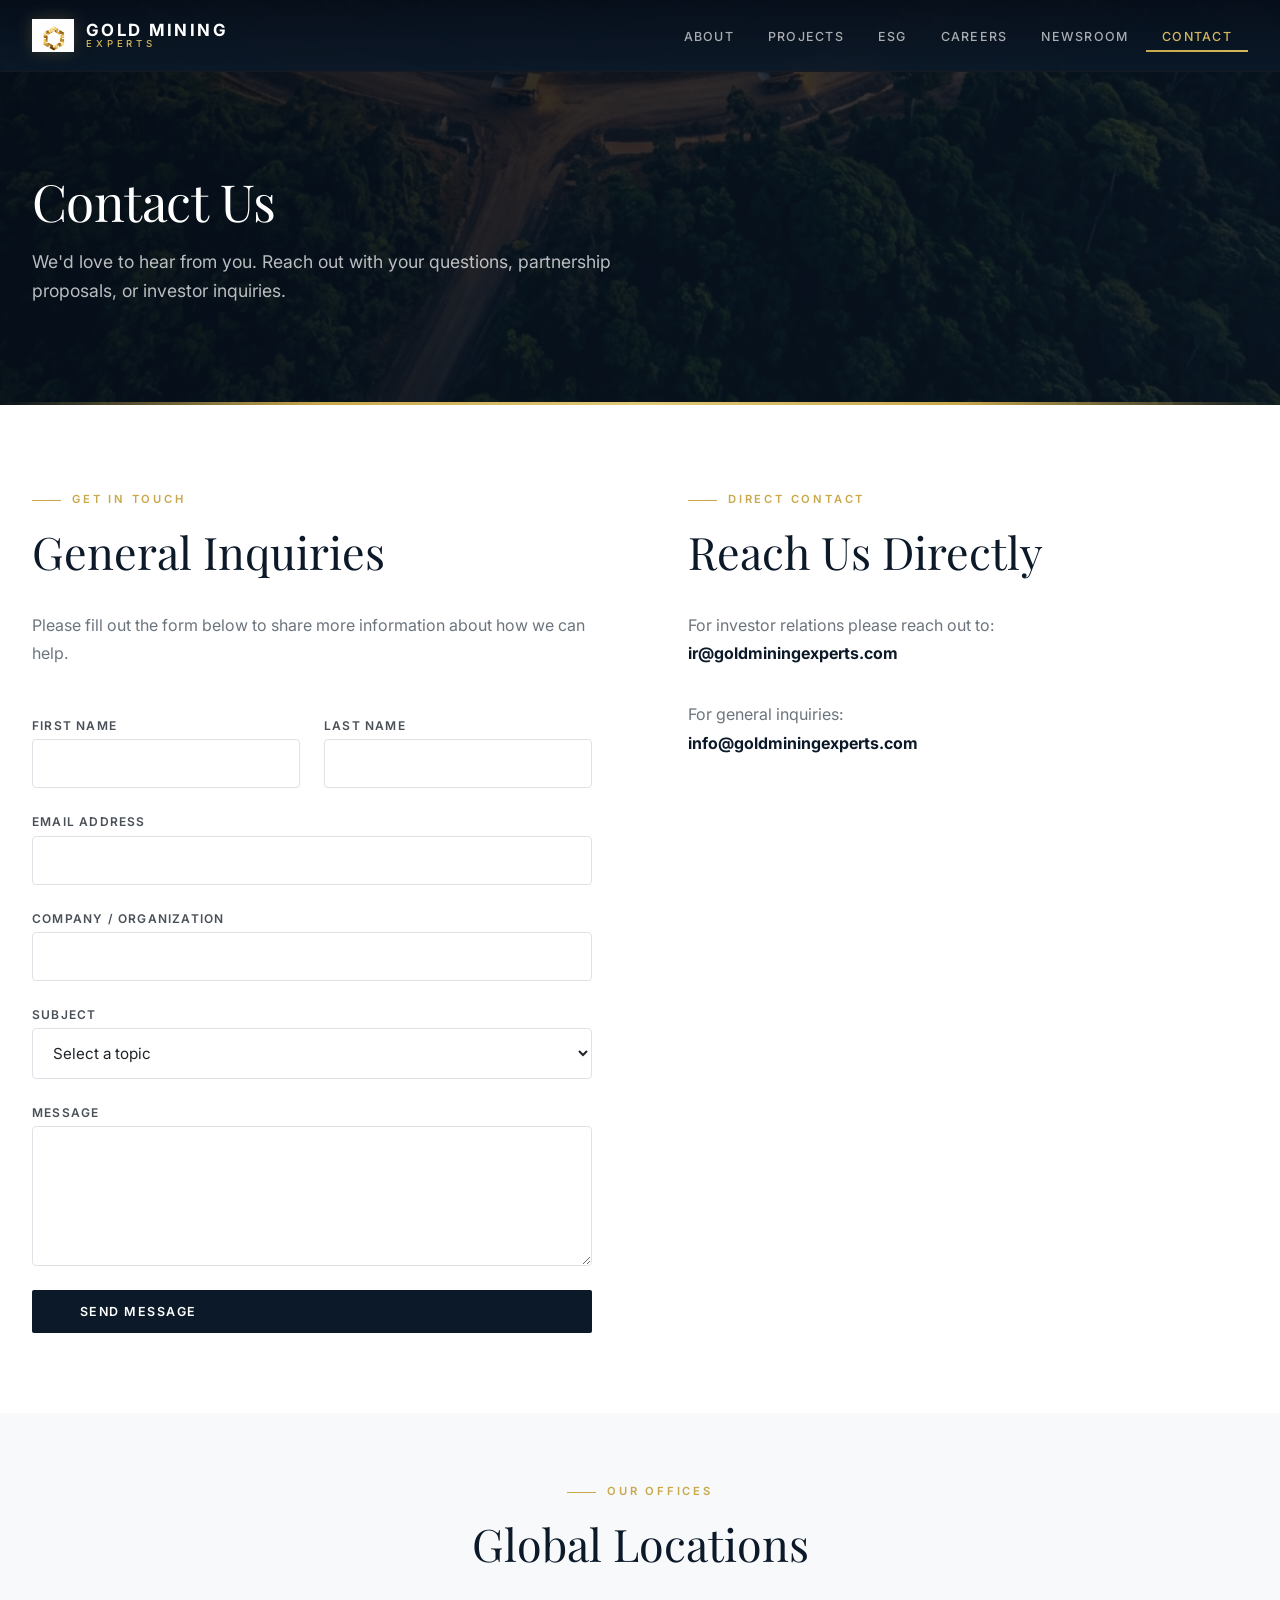
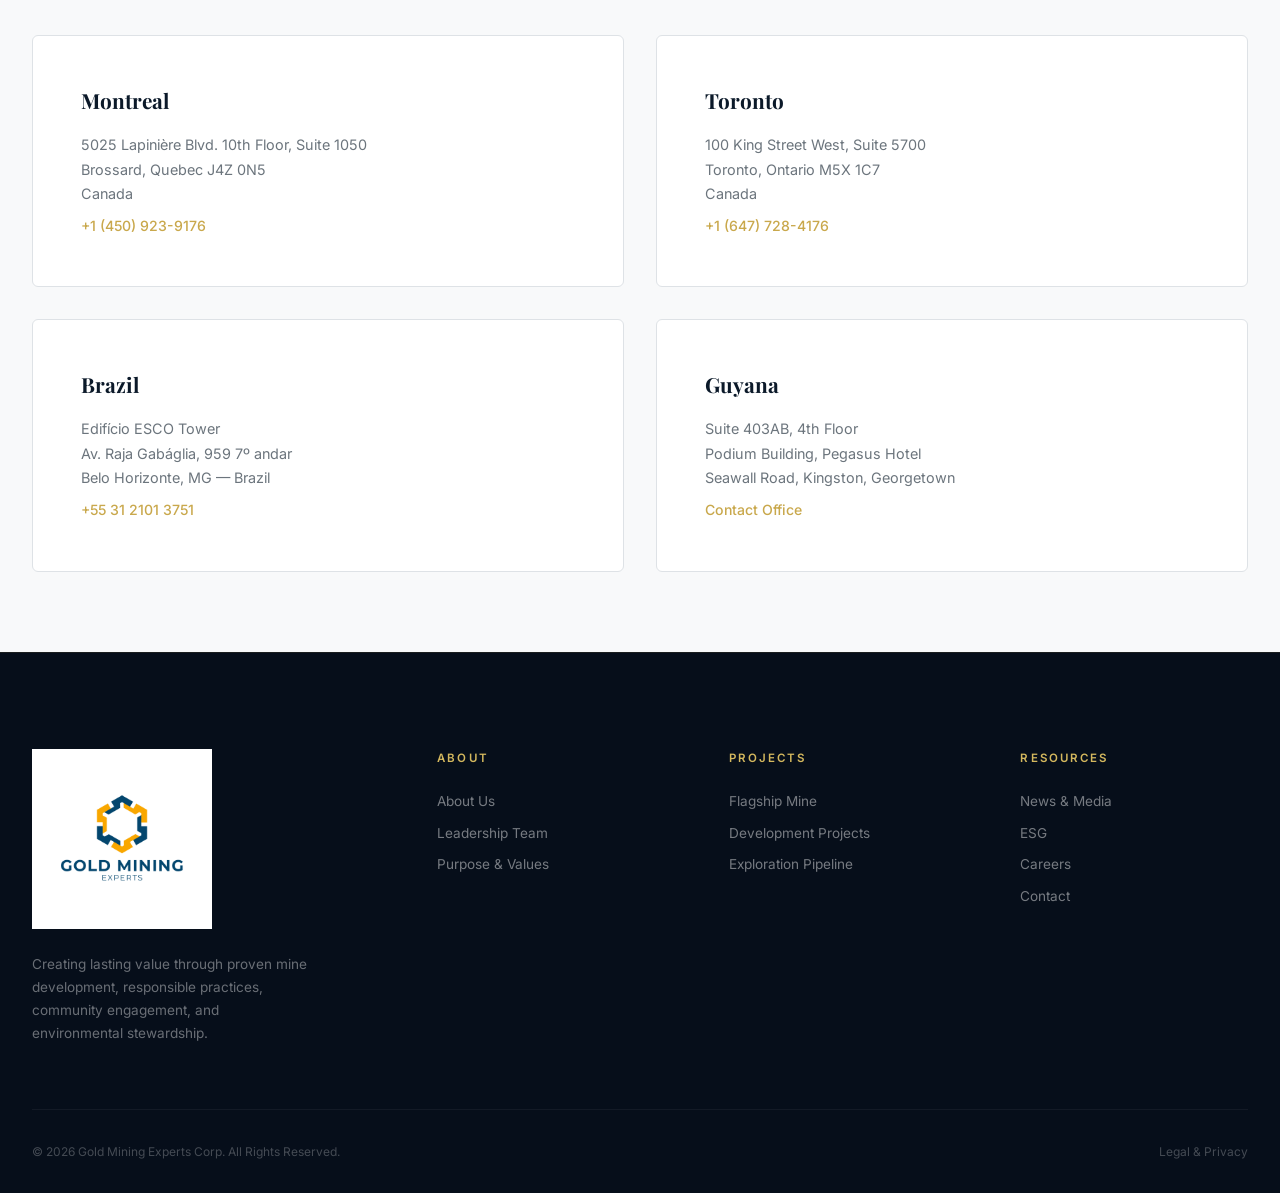
<file: contact.html>
<!DOCTYPE html>
<html lang="en">
<head>
  <meta charset="UTF-8">
  <meta name="viewport" content="width=device-width, initial-scale=1.0">
  <meta name="description" content="Contact Gold Mining Experts — Reach out to our global offices in Canada, Brazil, and Guyana for investor relations, general inquiries, and partnerships.">
  <title>Contact Us | Gold Mining Experts</title>

  <link rel="preconnect" href="https://fonts.googleapis.com">
  <link rel="preconnect" href="https://fonts.gstatic.com" crossorigin>
  <link href="https://fonts.googleapis.com/css2?family=Inter:wght@300;400;500;600;700&family=Playfair+Display:ital,wght@0,400;0,500;0,600;0,700;1,400&display=swap" rel="stylesheet">

  <link rel="icon" type="image/png" href="images/logo-gold-hexagon.png">
  <link rel="stylesheet" href="index.css">
  <link rel="stylesheet" href="inner.css">
</head>
<body>

  <!-- ========== HEADER ========== -->
  <header class="site-header" id="site-header">
    <div class="header-inner">
      <a href="index.html" class="logo" id="logo">
        <div class="logo-icon">
          <img src="images/logo-gold-hexagon.png" alt="Gold Mining Experts logo">
        </div>
        <div class="logo-text">
          <span class="company-name">Gold Mining</span>
          <span class="company-tagline">Experts</span>
        </div>
      </a>

      <nav class="main-nav" id="main-nav">
        <ul class="nav-list">
          <li><a href="about.html" class="nav-link">About</a></li>
          <li><a href="projects.html" class="nav-link">Projects</a></li>
          <li><a href="esg.html" class="nav-link">ESG</a></li>
          <li><a href="careers.html" class="nav-link">Careers</a></li>
          <li><a href="news.html" class="nav-link">Newsroom</a></li>
          <li><a href="contact.html" class="nav-link active">Contact</a></li>
        </ul>
      </nav>

      <button class="mobile-menu-toggle" id="mobile-toggle" aria-label="Toggle menu">
        <span></span>
        <span></span>
        <span></span>
      </button>
    </div>
  </header>

  <!-- ========== MOBILE MENU ========== -->
  <div class="mobile-menu" id="mobile-menu">
    <nav class="mobile-menu-list">
      <a href="index.html" class="mobile-menu-link">Home</a>
      <a href="about.html" class="mobile-menu-link">About</a>
      <a href="projects.html" class="mobile-menu-link">Projects</a>
      <a href="esg.html" class="mobile-menu-link">ESG</a>
      <a href="careers.html" class="mobile-menu-link">Careers</a>
      <a href="news.html" class="mobile-menu-link">Newsroom</a>
      <a href="contact.html" class="mobile-menu-link">Contact</a>
    </nav>
  </div>

  <!-- ========== INNER HERO ========== -->
  <section class="inner-hero" id="hero" style="height: 45vh; min-height: 340px;">
    <div class="hero-bg">
      <img src="images/hero-mine.png" alt="Mining operation" loading="eager" style="object-position: center bottom;">
    </div>
    <div class="hero-overlay"></div>
    <div class="hero-gradient-line"></div>
    
    <div class="hero-content">
      <div class="hero-text">
        <h1 class="hero-title reveal">Contact Us</h1>
        <p class="hero-subtitle reveal" style="transition-delay: 200ms;">We'd love to hear from you. Reach out with your questions, partnership proposals, or investor inquiries.</p>
      </div>
    </div>
  </section>

  <!-- ========== CONTACT FORM + INFO ========== -->
  <section class="page-section" style="padding: 5rem 0;">
    <div class="container">
      <div style="display: grid; grid-template-columns: 1fr 1fr; gap: var(--space-4xl); align-items: start;">
        
        <!-- Left: Form -->
        <div class="reveal">
          <span class="section-label">Get In Touch</span>
          <h2 class="section-title">General Inquiries</h2>
          <p class="section-text">Please fill out the form below to share more information about how we can help.</p>

          <div class="contact-form-wrap">
            <form class="contact-form" id="contact-form">
              <div class="form-row">
                <div class="form-group">
                  <label for="first-name">First Name</label>
                  <input type="text" id="first-name" name="firstName" required>
                </div>
                <div class="form-group">
                  <label for="last-name">Last Name</label>
                  <input type="text" id="last-name" name="lastName" required>
                </div>
              </div>
              <div class="form-group">
                <label for="email">Email Address</label>
                <input type="email" id="email" name="email" required>
              </div>
              <div class="form-group">
                <label for="company">Company / Organization</label>
                <input type="text" id="company" name="company">
              </div>
              <div class="form-group">
                <label for="subject">Subject</label>
                <select id="subject" name="subject">
                  <option value="">Select a topic</option>
                  <option value="investor">Investor Relations</option>
                  <option value="media">Media Inquiry</option>
                  <option value="partnership">Partnership / Business Development</option>
                  <option value="careers">Careers</option>
                  <option value="general">General Inquiry</option>
                </select>
              </div>
              <div class="form-group">
                <label for="message">Message</label>
                <textarea id="message" name="message" rows="5" required></textarea>
              </div>
              <button type="submit" class="cta-button">
                <span>Send Message</span>
              </button>
            </form>
          </div>
        </div>

        <!-- Right: Contact Info -->
        <div class="reveal" style="transition-delay: 200ms;">
          <span class="section-label">Direct Contact</span>
          <h2 class="section-title">Reach Us Directly</h2>
          <p class="section-text">
            For investor relations please reach out to:<br>
            <strong style="color: var(--navy-900);">ir@goldminingexperts.com</strong>
          </p>
          <p class="section-text">
            For general inquiries:<br>
            <strong style="color: var(--navy-900);">info@goldminingexperts.com</strong>
          </p>
        </div>
      </div>
    </div>
  </section>

  <!-- ========== OFFICE LOCATIONS ========== -->
  <section class="page-section" style="padding: 4rem 0 5rem; background: var(--off-white);">
    <div class="container">
      <div class="reveal" style="text-align: center; max-width: 600px; margin: 0 auto;">
        <span class="section-label">Our Offices</span>
        <h2 class="section-title">Global Locations</h2>
      </div>

      <div class="offices-grid">
        <div class="office-card reveal">
          <h3>Montreal</h3>
          <p>5025 Lapinière Blvd. 10th Floor, Suite 1050<br>Brossard, Quebec J4Z 0N5<br>Canada</p>
          <a href="tel:+14509239176" class="phone-link">+1 (450) 923-9176</a>
        </div>
        <div class="office-card reveal" style="transition-delay: 100ms;">
          <h3>Toronto</h3>
          <p>100 King Street West, Suite 5700<br>Toronto, Ontario M5X 1C7<br>Canada</p>
          <a href="tel:+16477284176" class="phone-link">+1 (647) 728-4176</a>
        </div>
        <div class="office-card reveal" style="transition-delay: 200ms;">
          <h3>Brazil</h3>
          <p>Edifício ESCO Tower<br>Av. Raja Gabáglia, 959 7º andar<br>Belo Horizonte, MG — Brazil</p>
          <a href="tel:+553121013751" class="phone-link">+55 31 2101 3751</a>
        </div>
        <div class="office-card reveal" style="transition-delay: 300ms;">
          <h3>Guyana</h3>
          <p>Suite 403AB, 4th Floor<br>Podium Building, Pegasus Hotel<br>Seawall Road, Kingston, Georgetown</p>
          <a href="#" class="phone-link">Contact Office</a>
        </div>
      </div>
    </div>
  </section>

  <!-- ========== FOOTER ========== -->
  <footer class="site-footer">
    <div class="container">
      <div class="footer-grid">
        <div class="footer-brand">
          <div class="footer-logo">
            <div class="footer-logo-img">
              <img src="images/logo-with-text.png" alt="Gold Mining Experts full logo">
            </div>
          </div>
          <p class="footer-description">Creating lasting value through proven mine development, responsible practices, community engagement, and environmental stewardship.</p>
        </div>

        <div class="footer-col">
          <h4 class="footer-heading">About</h4>
          <nav class="footer-links">
            <a href="about.html" class="footer-link">About Us</a>
            <a href="about.html" class="footer-link">Leadership Team</a>
            <a href="about.html" class="footer-link">Purpose & Values</a>
          </nav>
        </div>

        <div class="footer-col">
          <h4 class="footer-heading">Projects</h4>
          <nav class="footer-links">
            <a href="projects.html" class="footer-link">Flagship Mine</a>
            <a href="projects.html" class="footer-link">Development Projects</a>
            <a href="projects.html" class="footer-link">Exploration Pipeline</a>
          </nav>
        </div>

        <div class="footer-col">
          <h4 class="footer-heading">Resources</h4>
          <nav class="footer-links">
            <a href="news.html" class="footer-link">News & Media</a>
            <a href="esg.html" class="footer-link">ESG</a>
            <a href="careers.html" class="footer-link">Careers</a>
            <a href="contact.html" class="footer-link">Contact</a>
          </nav>
        </div>
      </div>

      <div class="footer-bottom">
        <p class="footer-copyright">&copy; 2026 Gold Mining Experts Corp. All Rights Reserved.</p>
        <a href="#" class="footer-legal-link">Legal & Privacy</a>
      </div>
    </div>
  </footer>

  <script src="main.js"></script>
</body>
</html>
</file>
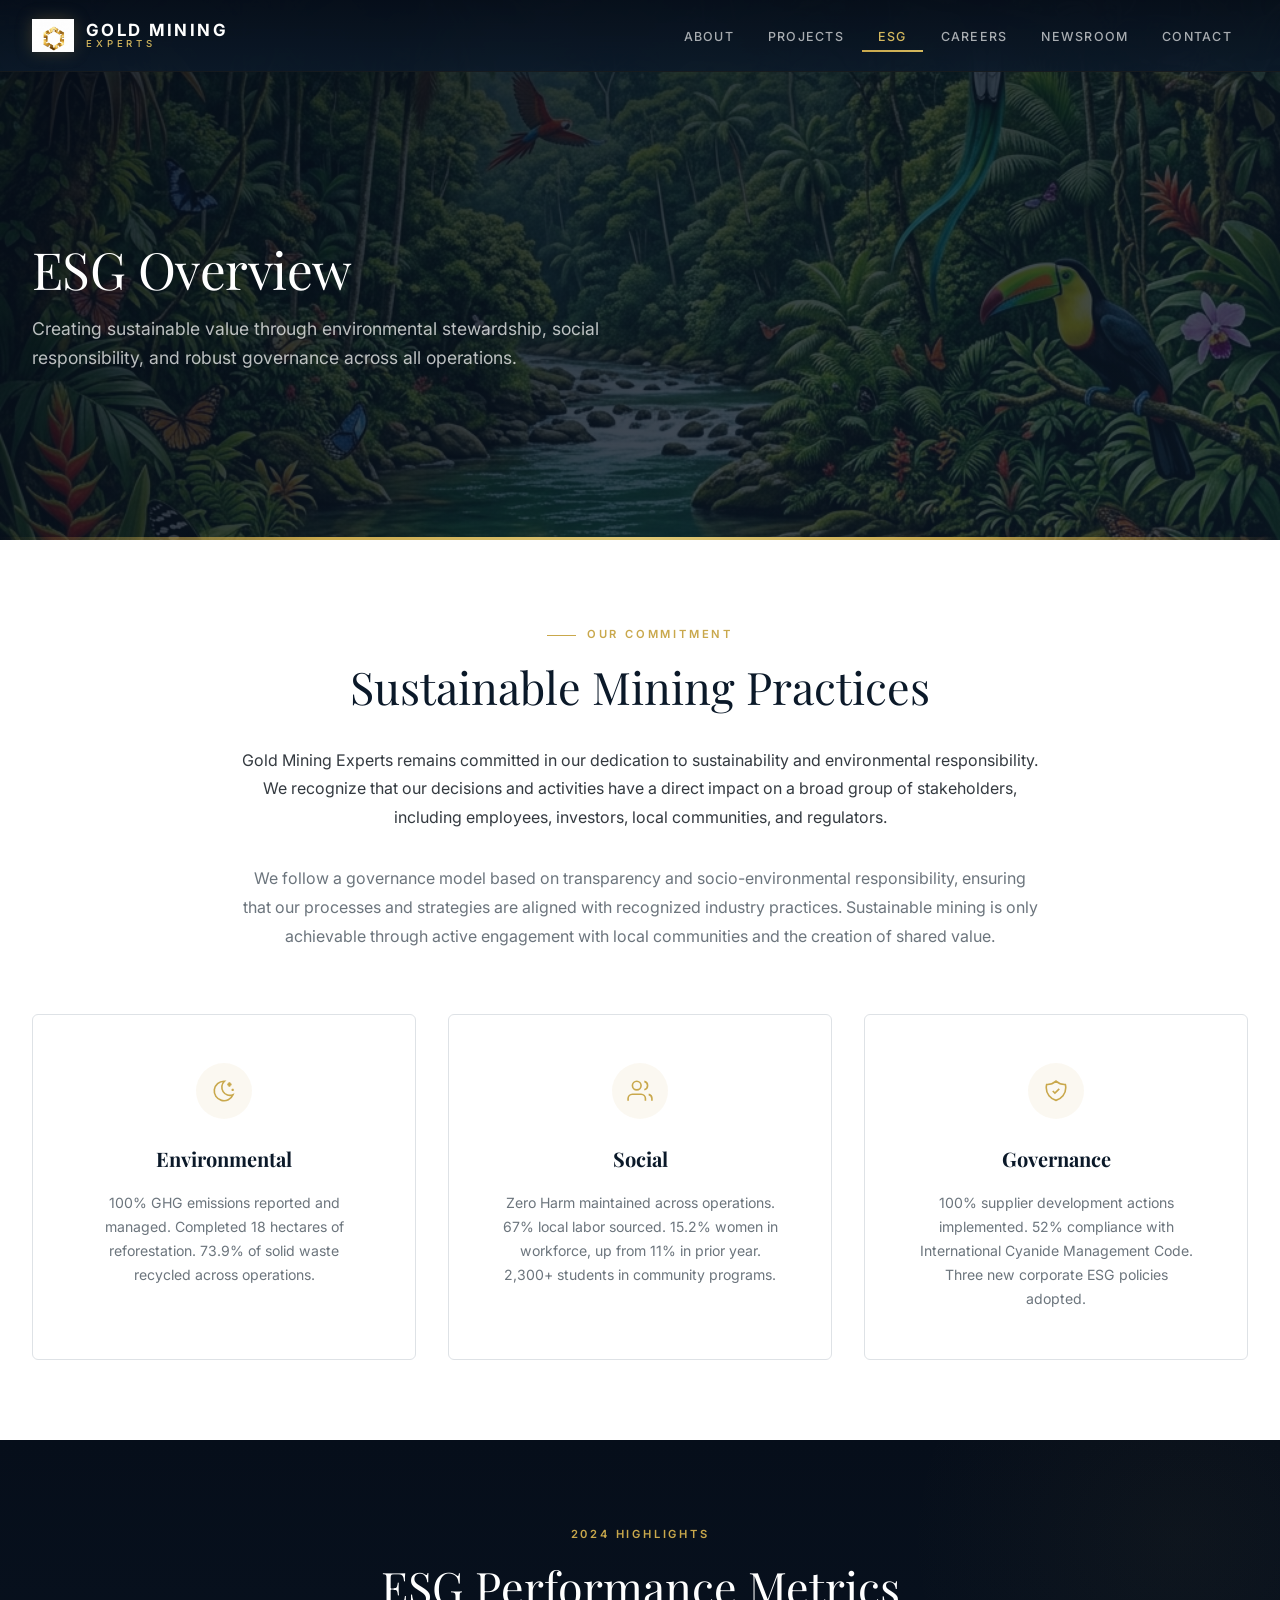
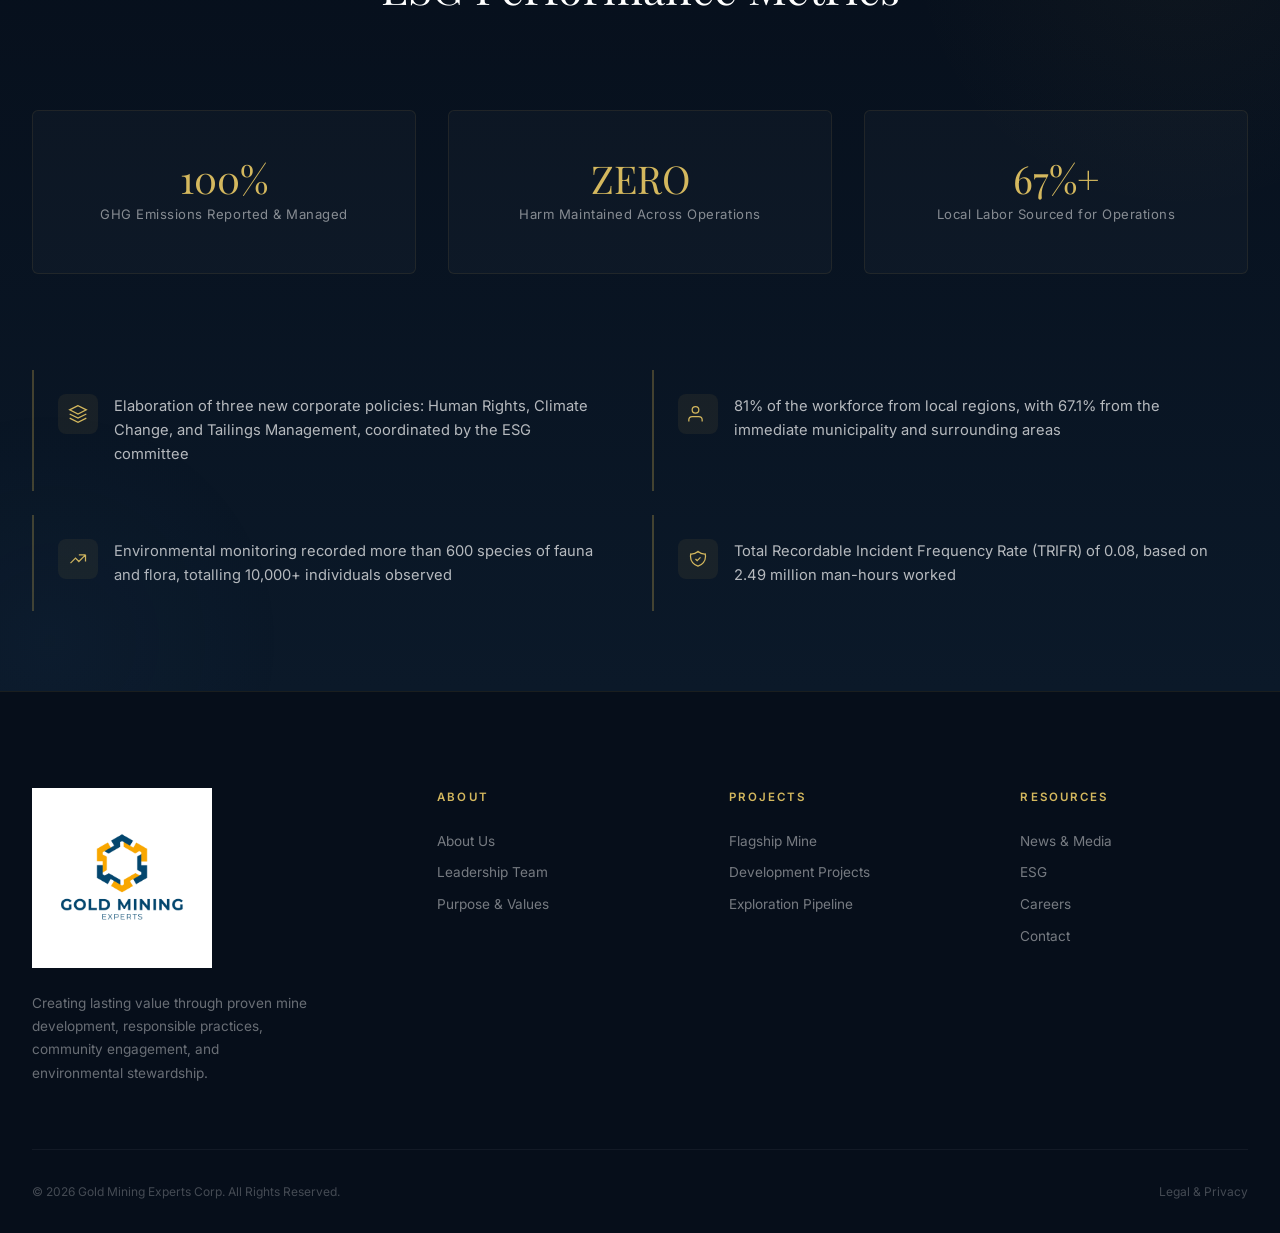
<file: esg.html>
<!DOCTYPE html>
<html lang="en">
<head>
  <meta charset="UTF-8">
  <meta name="viewport" content="width=device-width, initial-scale=1.0">
  <meta name="description" content="ESG at Gold Mining Experts — Committed to sustainability, environmental stewardship, social responsibility, and robust governance across all operations.">
  <title>ESG Overview | Gold Mining Experts</title>

  <link rel="preconnect" href="https://fonts.googleapis.com">
  <link rel="preconnect" href="https://fonts.gstatic.com" crossorigin>
  <link href="https://fonts.googleapis.com/css2?family=Inter:wght@300;400;500;600;700&family=Playfair+Display:ital,wght@0,400;0,500;0,600;0,700;1,400&display=swap" rel="stylesheet">

  <link rel="icon" type="image/png" href="images/logo-gold-hexagon.png">
  <link rel="stylesheet" href="index.css">
  <link rel="stylesheet" href="inner.css">
</head>
<body>

  <!-- ========== HEADER ========== -->
  <header class="site-header" id="site-header">
    <div class="header-inner">
      <a href="index.html" class="logo" id="logo">
        <div class="logo-icon">
          <img src="images/logo-gold-hexagon.png" alt="Gold Mining Experts logo">
        </div>
        <div class="logo-text">
          <span class="company-name">Gold Mining</span>
          <span class="company-tagline">Experts</span>
        </div>
      </a>

      <nav class="main-nav" id="main-nav">
        <ul class="nav-list">
          <li><a href="about.html" class="nav-link">About</a></li>
          <li><a href="projects.html" class="nav-link">Projects</a></li>
          <li><a href="esg.html" class="nav-link active">ESG</a></li>
          <li><a href="careers.html" class="nav-link">Careers</a></li>
          <li><a href="news.html" class="nav-link">Newsroom</a></li>
          <li><a href="contact.html" class="nav-link">Contact</a></li>
        </ul>
      </nav>

      <button class="mobile-menu-toggle" id="mobile-toggle" aria-label="Toggle menu">
        <span></span>
        <span></span>
        <span></span>
      </button>
    </div>
  </header>

  <!-- ========== MOBILE MENU ========== -->
  <div class="mobile-menu" id="mobile-menu">
    <nav class="mobile-menu-list">
      <a href="index.html" class="mobile-menu-link">Home</a>
      <a href="about.html" class="mobile-menu-link">About</a>
      <a href="projects.html" class="mobile-menu-link">Projects</a>
      <a href="esg.html" class="mobile-menu-link">ESG</a>
      <a href="careers.html" class="mobile-menu-link">Careers</a>
      <a href="news.html" class="mobile-menu-link">Newsroom</a>
      <a href="contact.html" class="mobile-menu-link">Contact</a>
    </nav>
  </div>

  <!-- ========== INNER HERO ========== -->
  <section class="inner-hero" id="hero">
    <div class="hero-bg">
      <img src="images/esg-nature.png" alt="Pristine natural environment" loading="eager">
    </div>
    <div class="hero-overlay"></div>
    <div class="hero-gradient-line"></div>
    
    <div class="hero-content">
      <div class="hero-text">
        <h1 class="hero-title reveal">ESG Overview</h1>
        <p class="hero-subtitle reveal" style="transition-delay: 200ms;">Creating sustainable value through environmental stewardship, social responsibility, and robust governance across all operations.</p>
      </div>
    </div>
  </section>

  <!-- ========== ESG COMMITMENT ========== -->
  <section class="page-section" style="padding: 5rem 0;">
    <div class="container">
      <div class="reveal" style="max-width: 800px; margin: 0 auto; text-align: center;">
        <span class="section-label">Our Commitment</span>
        <h2 class="section-title">Sustainable Mining Practices</h2>
        <p class="section-text" style="color: var(--gray-700); font-weight: 400;">
          Gold Mining Experts remains committed in our dedication to sustainability and environmental responsibility. We recognize that our decisions and activities have a direct impact on a broad group of stakeholders, including employees, investors, local communities, and regulators.
        </p>
        <p class="section-text">
          We follow a governance model based on transparency and socio-environmental responsibility, ensuring that our processes and strategies are aligned with recognized industry practices. Sustainable mining is only achievable through active engagement with local communities and the creation of shared value.
        </p>
      </div>

      <!-- ESG Pillars -->
      <div class="esg-pillars">
        <div class="esg-pillar reveal">
          <div class="esg-pillar-icon">
            <svg viewBox="0 0 24 24"><path d="M12 3c.132 0 .263 0 .393 0a7.5 7.5 0 0 0 7.92 12.446a9 9 0 1 1 -8.313-12.454z"/><path d="M17 4a2 2 0 0 0 2 2a2 2 0 0 0 -2 2a2 2 0 0 0 -2 -2a2 2 0 0 0 2 -2"/><path d="M19 11h2m-1 -1v2"/></svg>
          </div>
          <h3>Environmental</h3>
          <p>100% GHG emissions reported and managed. Completed 18 hectares of reforestation. 73.9% of solid waste recycled across operations.</p>
        </div>
        <div class="esg-pillar reveal" style="transition-delay: 120ms;">
          <div class="esg-pillar-icon">
            <svg viewBox="0 0 24 24"><path d="M17 21v-2a4 4 0 00-4-4H5a4 4 0 00-4 4v2M9 11a4 4 0 100-8 4 4 0 000 8zM23 21v-2a4 4 0 00-3-3.87M16 3.13a4 4 0 010 7.75"/></svg>
          </div>
          <h3>Social</h3>
          <p>Zero Harm maintained across operations. 67% local labor sourced. 15.2% women in workforce, up from 11% in prior year. 2,300+ students in community programs.</p>
        </div>
        <div class="esg-pillar reveal" style="transition-delay: 240ms;">
          <div class="esg-pillar-icon">
            <svg viewBox="0 0 24 24"><path d="M9 12l2 2 4-4m5.618-4.016A11.955 11.955 0 0112 2.944a11.955 11.955 0 01-8.618 3.04A12.02 12.02 0 003 9c0 5.591 3.824 10.29 9 11.622 5.176-1.332 9-6.03 9-11.622 0-1.042-.133-2.052-.382-3.016z"/></svg>
          </div>
          <h3>Governance</h3>
          <p>100% supplier development actions implemented. 52% compliance with International Cyanide Management Code. Three new corporate ESG policies adopted.</p>
        </div>
      </div>
    </div>
  </section>

  <!-- ========== ESG METRICS ========== -->
  <section class="market-section page-section" style="padding-top: 5rem; padding-bottom: 5rem;">
    <div class="container">
      <div class="market-header reveal">
        <span class="section-label">2024 Highlights</span>
        <h2 class="section-title">ESG Performance Metrics</h2>
      </div>

      <div class="stats-grid">
        <div class="stat-card">
          <div class="stat-number" style="font-size: 2.4rem;">100%</div>
          <div class="stat-label">GHG Emissions Reported & Managed</div>
        </div>
        <div class="stat-card">
          <div class="stat-number" style="font-size: 2.4rem;">ZERO</div>
          <div class="stat-label">Harm Maintained Across Operations</div>
        </div>
        <div class="stat-card">
          <div class="stat-number" style="font-size: 2.4rem;">67%+</div>
          <div class="stat-label">Local Labor Sourced for Operations</div>
        </div>
      </div>

      <div class="differentiators">
        <div class="diff-item">
          <div class="diff-icon">
            <svg viewBox="0 0 24 24"><path d="M12 2L2 7l10 5 10-5-10-5zM2 17l10 5 10-5M2 12l10 5 10-5"/></svg>
          </div>
          <div class="diff-text">Elaboration of three new corporate policies: Human Rights, Climate Change, and Tailings Management, coordinated by the ESG committee</div>
        </div>
        <div class="diff-item">
          <div class="diff-icon">
            <svg viewBox="0 0 24 24"><path d="M17 21v-2a4 4 0 00-4-4H5a4 4 0 00-4 4v2M9 11a4 4 0 100-8 4 4 0 000 8z"/></svg>
          </div>
          <div class="diff-text">81% of the workforce from local regions, with 67.1% from the immediate municipality and surrounding areas</div>
        </div>
        <div class="diff-item">
          <div class="diff-icon">
            <svg viewBox="0 0 24 24"><path d="M13 7h8m0 0v8m0-8l-8 8-4-4-6 6"/></svg>
          </div>
          <div class="diff-text">Environmental monitoring recorded more than 600 species of fauna and flora, totalling 10,000+ individuals observed</div>
        </div>
        <div class="diff-item">
          <div class="diff-icon">
            <svg viewBox="0 0 24 24"><path d="M9 12l2 2 4-4m5.618-4.016A11.955 11.955 0 0112 2.944a11.955 11.955 0 01-8.618 3.04A12.02 12.02 0 003 9c0 5.591 3.824 10.29 9 11.622 5.176-1.332 9-6.03 9-11.622 0-1.042-.133-2.052-.382-3.016z"/></svg>
          </div>
          <div class="diff-text">Total Recordable Incident Frequency Rate (TRIFR) of 0.08, based on 2.49 million man-hours worked</div>
        </div>
      </div>
    </div>
  </section>

  <!-- ========== FOOTER ========== -->
  <footer class="site-footer">
    <div class="container">
      <div class="footer-grid">
        <div class="footer-brand">
          <div class="footer-logo">
            <div class="footer-logo-img">
              <img src="images/logo-with-text.png" alt="Gold Mining Experts full logo">
            </div>
          </div>
          <p class="footer-description">Creating lasting value through proven mine development, responsible practices, community engagement, and environmental stewardship.</p>
        </div>

        <div class="footer-col">
          <h4 class="footer-heading">About</h4>
          <nav class="footer-links">
            <a href="about.html" class="footer-link">About Us</a>
            <a href="about.html" class="footer-link">Leadership Team</a>
            <a href="about.html" class="footer-link">Purpose & Values</a>
          </nav>
        </div>

        <div class="footer-col">
          <h4 class="footer-heading">Projects</h4>
          <nav class="footer-links">
            <a href="projects.html" class="footer-link">Flagship Mine</a>
            <a href="projects.html" class="footer-link">Development Projects</a>
            <a href="projects.html" class="footer-link">Exploration Pipeline</a>
          </nav>
        </div>

        <div class="footer-col">
          <h4 class="footer-heading">Resources</h4>
          <nav class="footer-links">
            <a href="news.html" class="footer-link">News & Media</a>
            <a href="esg.html" class="footer-link">ESG</a>
            <a href="careers.html" class="footer-link">Careers</a>
            <a href="contact.html" class="footer-link">Contact</a>
          </nav>
        </div>
      </div>

      <div class="footer-bottom">
        <p class="footer-copyright">&copy; 2026 Gold Mining Experts Corp. All Rights Reserved.</p>
        <a href="#" class="footer-legal-link">Legal & Privacy</a>
      </div>
    </div>
  </footer>

  <script src="main.js"></script>
</body>
</html>
</file>
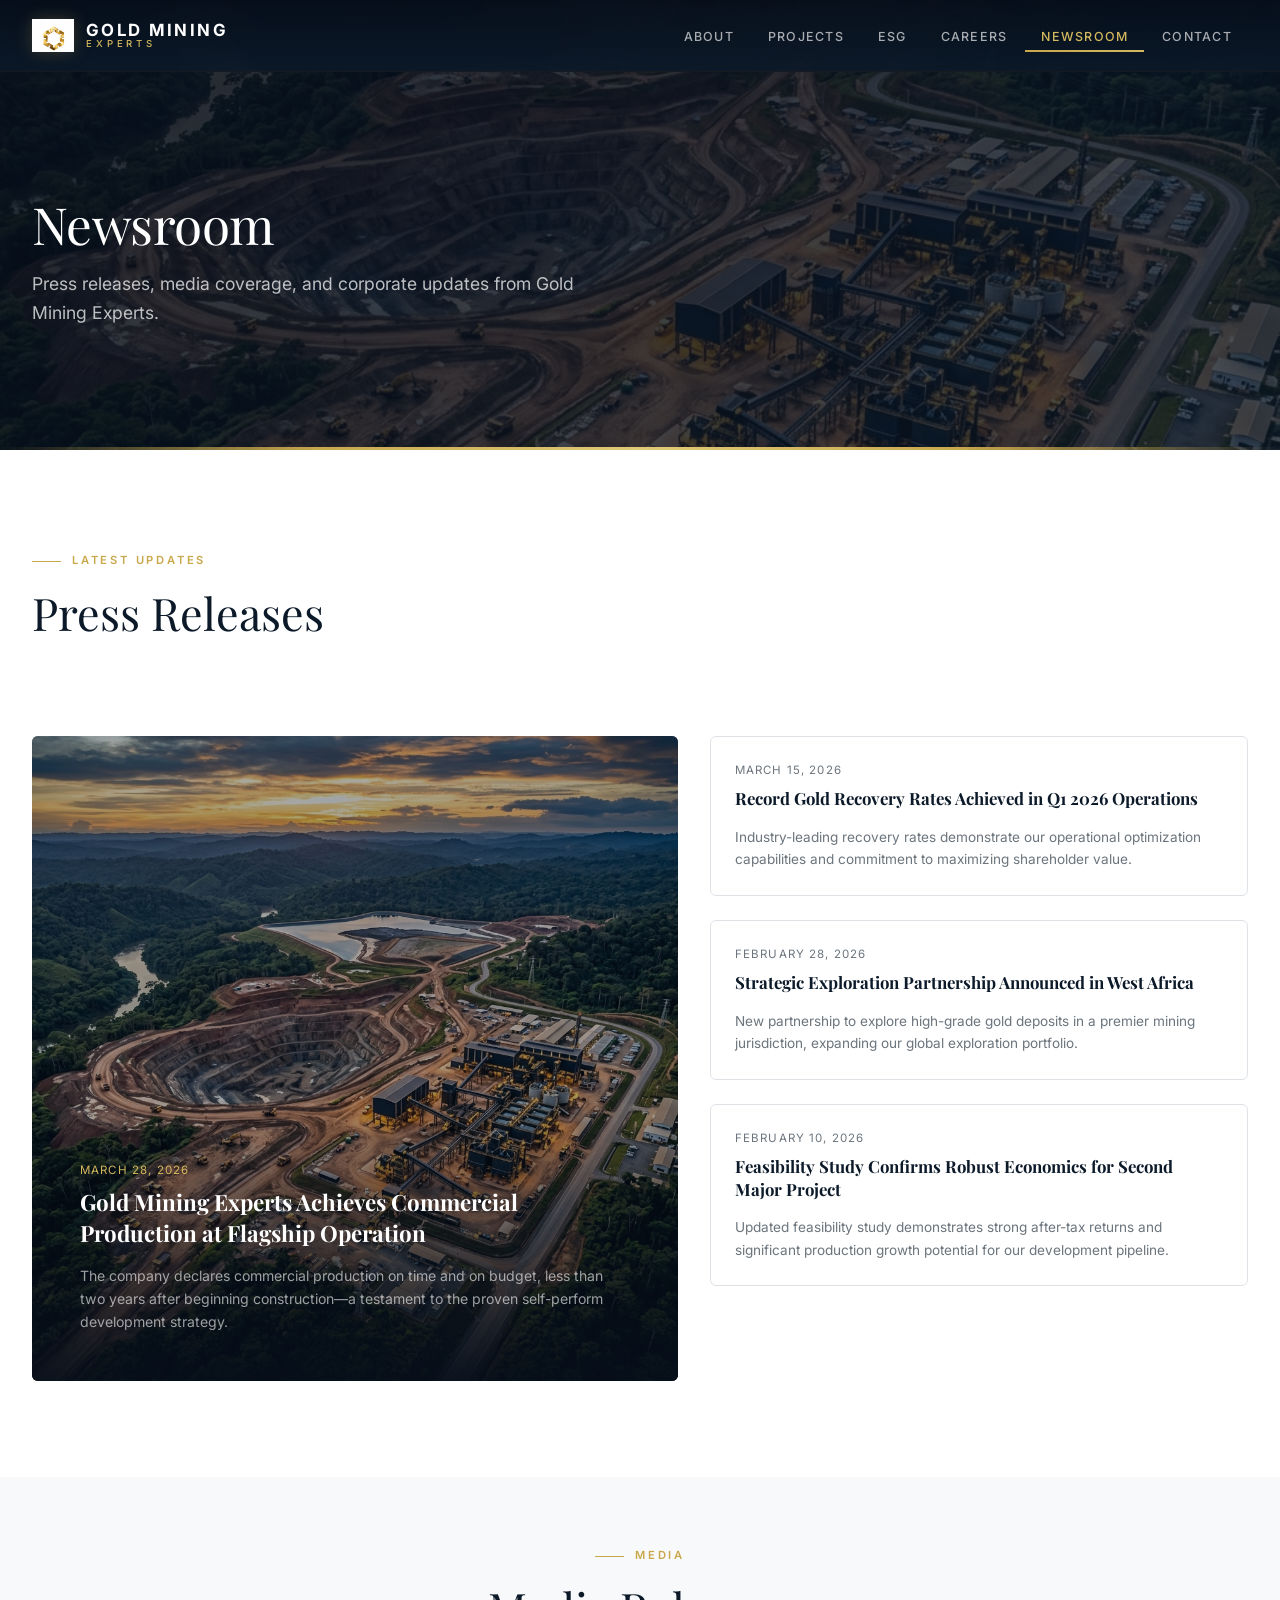
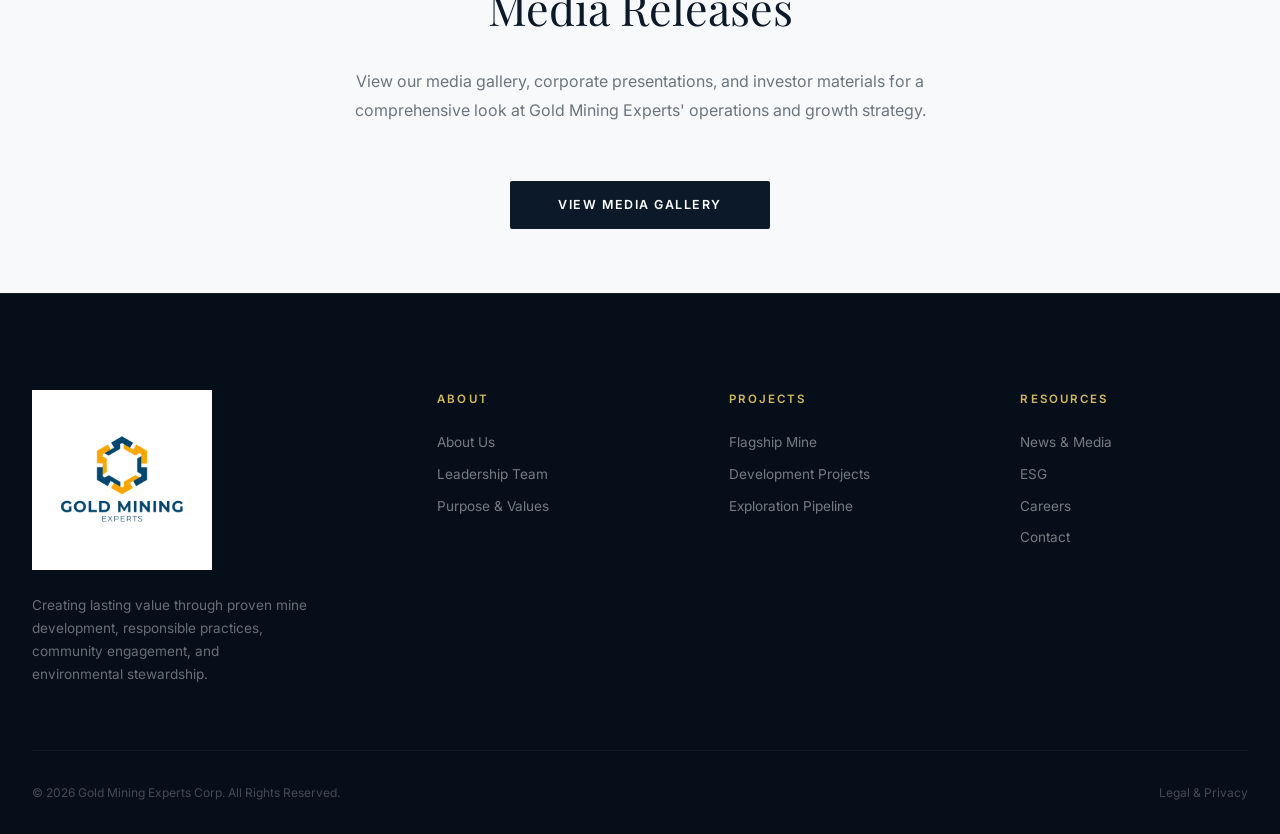
<file: news.html>
<!DOCTYPE html>
<html lang="en">
<head>
  <meta charset="UTF-8">
  <meta name="viewport" content="width=device-width, initial-scale=1.0">
  <meta name="description" content="Newsroom at Gold Mining Experts — Latest press releases, media coverage, and corporate updates.">
  <title>Newsroom | Gold Mining Experts</title>

  <link rel="preconnect" href="https://fonts.googleapis.com">
  <link rel="preconnect" href="https://fonts.gstatic.com" crossorigin>
  <link href="https://fonts.googleapis.com/css2?family=Inter:wght@300;400;500;600;700&family=Playfair+Display:ital,wght@0,400;0,500;0,600;0,700;1,400&display=swap" rel="stylesheet">

  <link rel="icon" type="image/png" href="images/logo-gold-hexagon.png">
  <link rel="stylesheet" href="index.css">
  <link rel="stylesheet" href="inner.css">
</head>
<body>

  <!-- ========== HEADER ========== -->
  <header class="site-header" id="site-header">
    <div class="header-inner">
      <a href="index.html" class="logo" id="logo">
        <div class="logo-icon">
          <img src="images/logo-gold-hexagon.png" alt="Gold Mining Experts logo">
        </div>
        <div class="logo-text">
          <span class="company-name">Gold Mining</span>
          <span class="company-tagline">Experts</span>
        </div>
      </a>

      <nav class="main-nav" id="main-nav">
        <ul class="nav-list">
          <li><a href="about.html" class="nav-link">About</a></li>
          <li><a href="projects.html" class="nav-link">Projects</a></li>
          <li><a href="esg.html" class="nav-link">ESG</a></li>
          <li><a href="careers.html" class="nav-link">Careers</a></li>
          <li><a href="news.html" class="nav-link active">Newsroom</a></li>
          <li><a href="contact.html" class="nav-link">Contact</a></li>
        </ul>
      </nav>

      <button class="mobile-menu-toggle" id="mobile-toggle" aria-label="Toggle menu">
        <span></span>
        <span></span>
        <span></span>
      </button>
    </div>
  </header>

  <!-- ========== MOBILE MENU ========== -->
  <div class="mobile-menu" id="mobile-menu">
    <nav class="mobile-menu-list">
      <a href="index.html" class="mobile-menu-link">Home</a>
      <a href="about.html" class="mobile-menu-link">About</a>
      <a href="projects.html" class="mobile-menu-link">Projects</a>
      <a href="esg.html" class="mobile-menu-link">ESG</a>
      <a href="careers.html" class="mobile-menu-link">Careers</a>
      <a href="news.html" class="mobile-menu-link">Newsroom</a>
      <a href="contact.html" class="mobile-menu-link">Contact</a>
    </nav>
  </div>

  <!-- ========== INNER HERO ========== -->
  <section class="inner-hero" id="hero" style="height: 50vh; min-height: 400px;">
    <div class="hero-bg">
      <img src="images/mine-operations.png" alt="Mining operations" loading="eager">
    </div>
    <div class="hero-overlay"></div>
    <div class="hero-gradient-line"></div>
    
    <div class="hero-content">
      <div class="hero-text">
        <h1 class="hero-title reveal">Newsroom</h1>
        <p class="hero-subtitle reveal" style="transition-delay: 200ms;">Press releases, media coverage, and corporate updates from Gold Mining Experts.</p>
      </div>
    </div>
  </section>

  <!-- ========== NEWS SECTION ========== -->
  <section class="news-section page-section">
    <div class="container">
      <div class="news-header reveal">
        <div>
          <span class="section-label">Latest Updates</span>
          <h2 class="section-title">Press Releases</h2>
        </div>
      </div>

      <div class="news-grid">
        <a href="#" class="news-featured reveal">
          <img src="images/mine-operations.png" alt="Mining operations at project site" loading="lazy">
          <div class="news-featured-content">
            <div class="news-date">March 28, 2026</div>
            <h3 class="news-title">Gold Mining Experts Achieves Commercial Production at Flagship Operation</h3>
            <p class="news-excerpt">The company declares commercial production on time and on budget, less than two years after beginning construction—a testament to the proven self-perform development strategy.</p>
          </div>
        </a>

        <div class="news-list">
          <a href="#" class="news-item reveal" style="transition-delay: 100ms;">
            <div class="news-date">March 15, 2026</div>
            <h3 class="news-title">Record Gold Recovery Rates Achieved in Q1 2026 Operations</h3>
            <p class="news-excerpt">Industry-leading recovery rates demonstrate our operational optimization capabilities and commitment to maximizing shareholder value.</p>
          </a>
          <a href="#" class="news-item reveal" style="transition-delay: 200ms;">
            <div class="news-date">February 28, 2026</div>
            <h3 class="news-title">Strategic Exploration Partnership Announced in West Africa</h3>
            <p class="news-excerpt">New partnership to explore high-grade gold deposits in a premier mining jurisdiction, expanding our global exploration portfolio.</p>
          </a>
          <a href="#" class="news-item reveal" style="transition-delay: 300ms;">
            <div class="news-date">February 10, 2026</div>
            <h3 class="news-title">Feasibility Study Confirms Robust Economics for Second Major Project</h3>
            <p class="news-excerpt">Updated feasibility study demonstrates strong after-tax returns and significant production growth potential for our development pipeline.</p>
          </a>
        </div>
      </div>
    </div>
  </section>

  <!-- ========== MEDIA RELEASES ========== -->
  <section class="page-section" style="padding: 4rem 0; background: var(--off-white);">
    <div class="container">
      <div class="reveal" style="text-align: center; max-width: 600px; margin: 0 auto;">
        <span class="section-label">Media</span>
        <h2 class="section-title">Media Releases</h2>
        <p class="section-text">View our media gallery, corporate presentations, and investor materials for a comprehensive look at Gold Mining Experts' operations and growth strategy.</p>
        <a href="#" class="cta-button" style="margin-top: var(--space-lg);">
          <span>View Media Gallery</span>
        </a>
      </div>
    </div>
  </section>

  <!-- ========== FOOTER ========== -->
  <footer class="site-footer">
    <div class="container">
      <div class="footer-grid">
        <div class="footer-brand">
          <div class="footer-logo">
            <div class="footer-logo-img">
              <img src="images/logo-with-text.png" alt="Gold Mining Experts full logo">
            </div>
          </div>
          <p class="footer-description">Creating lasting value through proven mine development, responsible practices, community engagement, and environmental stewardship.</p>
        </div>

        <div class="footer-col">
          <h4 class="footer-heading">About</h4>
          <nav class="footer-links">
            <a href="about.html" class="footer-link">About Us</a>
            <a href="about.html" class="footer-link">Leadership Team</a>
            <a href="about.html" class="footer-link">Purpose & Values</a>
          </nav>
        </div>

        <div class="footer-col">
          <h4 class="footer-heading">Projects</h4>
          <nav class="footer-links">
            <a href="projects.html" class="footer-link">Flagship Mine</a>
            <a href="projects.html" class="footer-link">Development Projects</a>
            <a href="projects.html" class="footer-link">Exploration Pipeline</a>
          </nav>
        </div>

        <div class="footer-col">
          <h4 class="footer-heading">Resources</h4>
          <nav class="footer-links">
            <a href="news.html" class="footer-link">News & Media</a>
            <a href="esg.html" class="footer-link">ESG</a>
            <a href="careers.html" class="footer-link">Careers</a>
            <a href="contact.html" class="footer-link">Contact</a>
          </nav>
        </div>
      </div>

      <div class="footer-bottom">
        <p class="footer-copyright">&copy; 2026 Gold Mining Experts Corp. All Rights Reserved.</p>
        <a href="#" class="footer-legal-link">Legal & Privacy</a>
      </div>
    </div>
  </footer>

  <script src="main.js"></script>
</body>
</html>
</file>
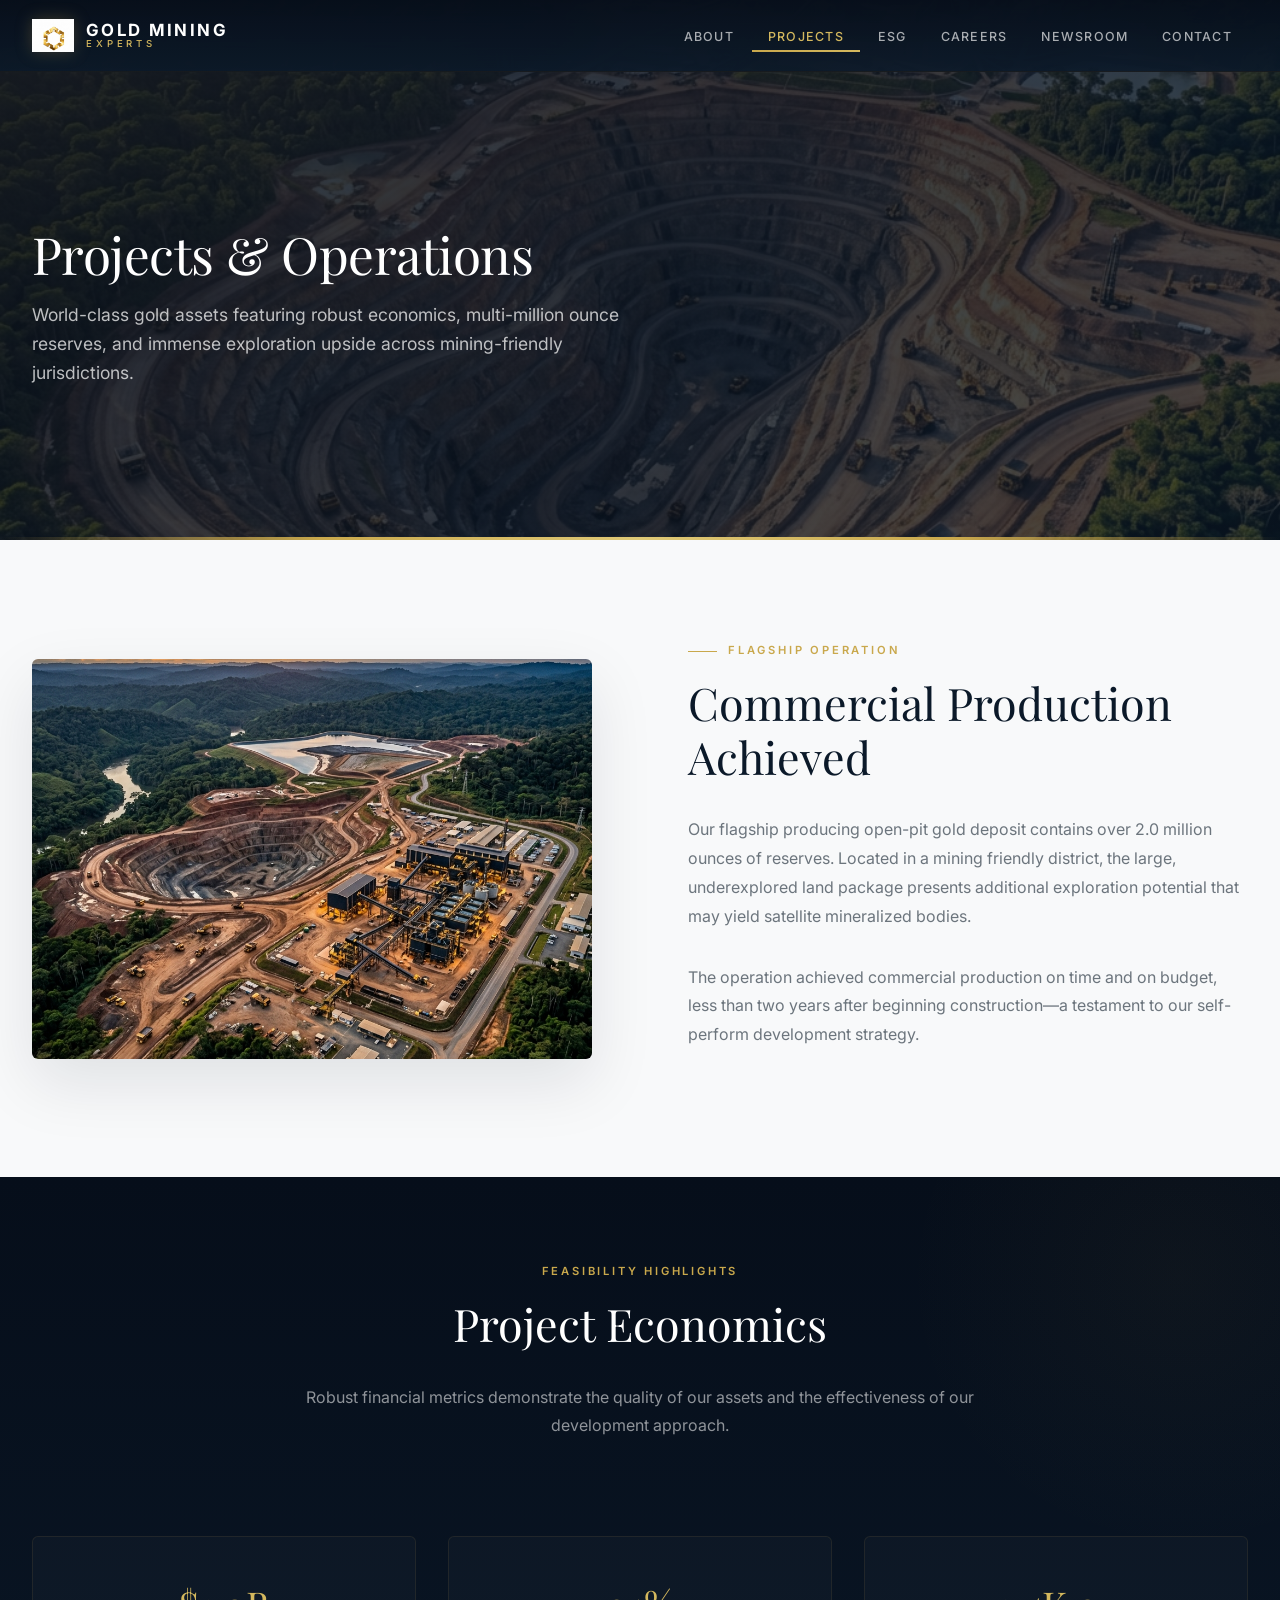
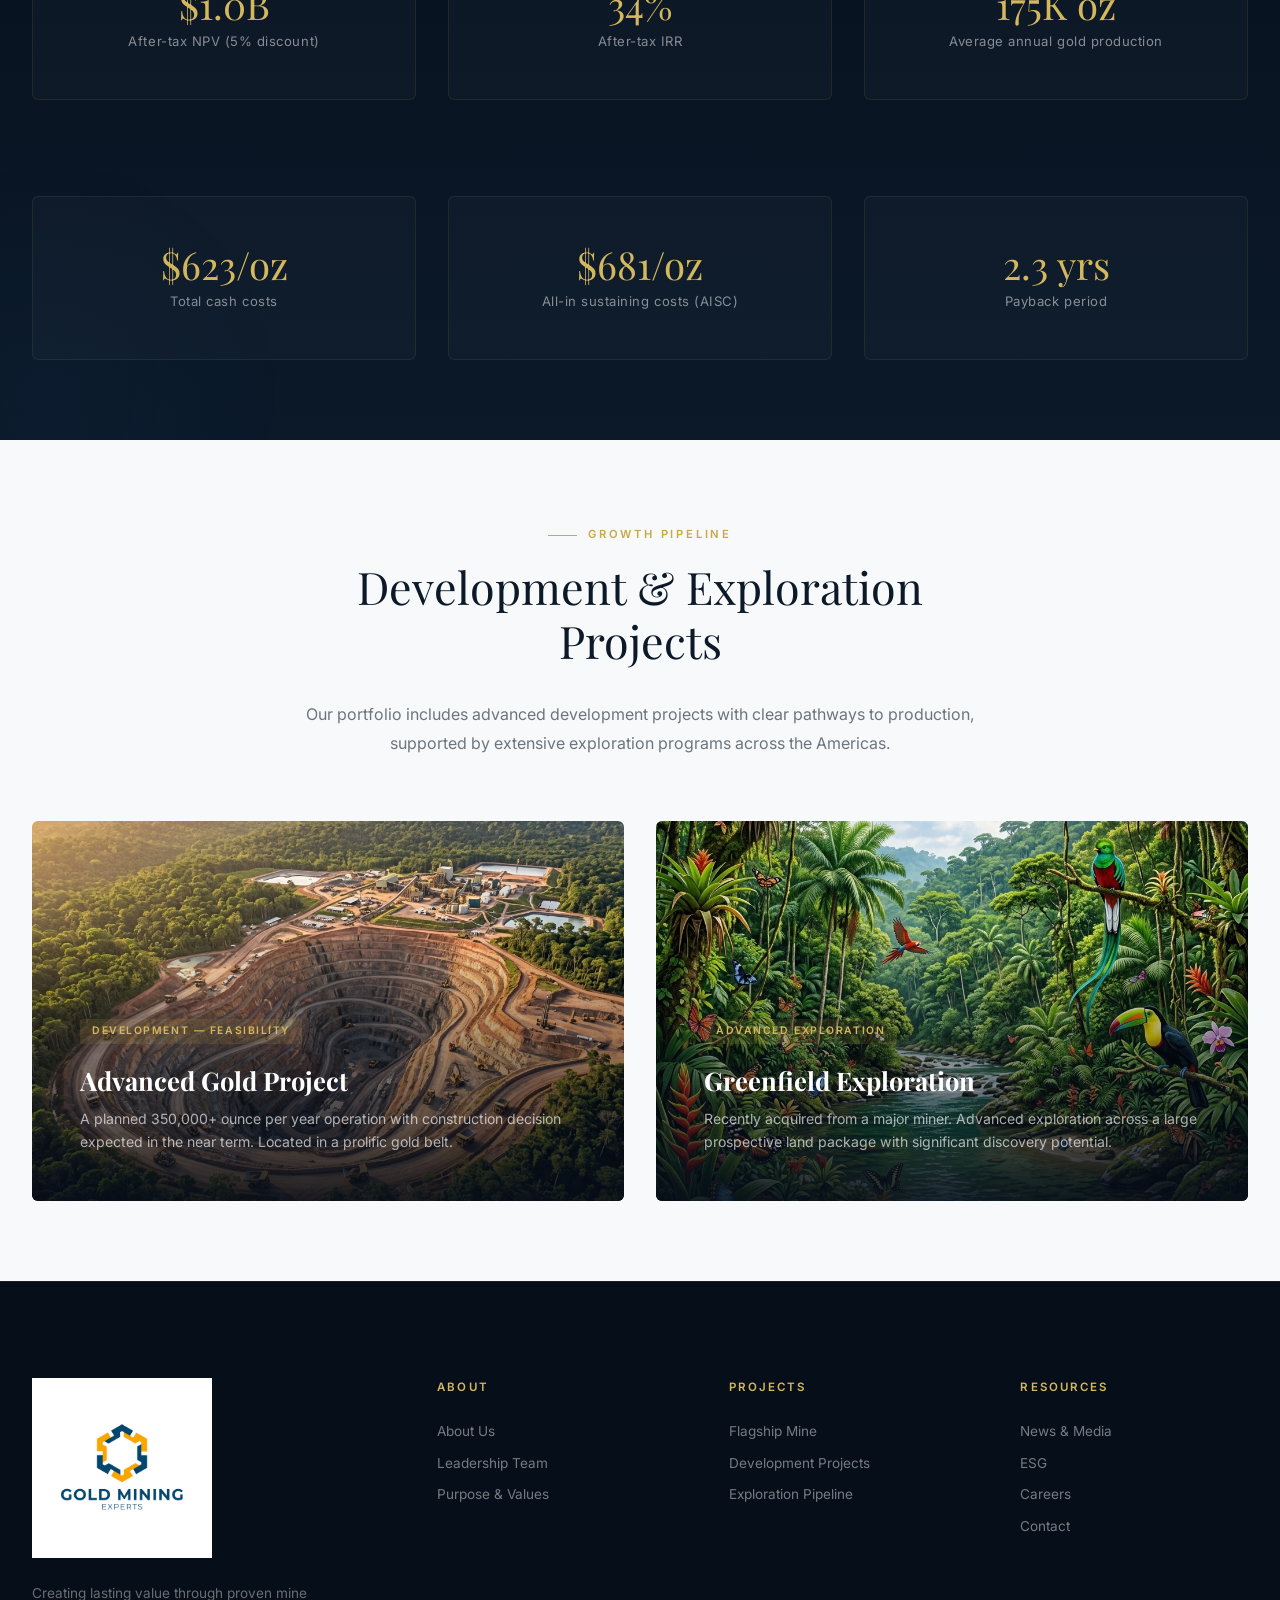
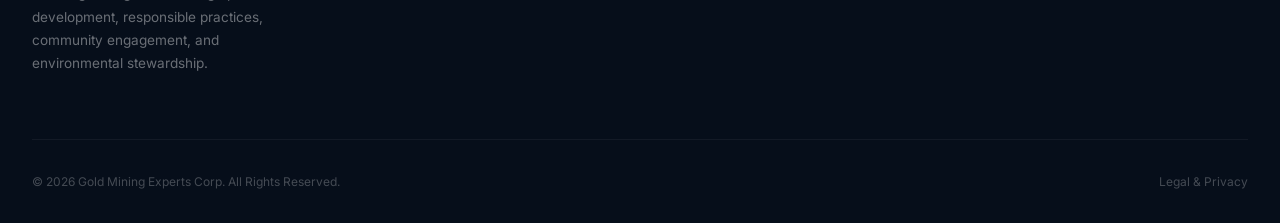
<file: projects.html>
<!DOCTYPE html>
<html lang="en">
<head>
  <meta charset="UTF-8">
  <meta name="viewport" content="width=device-width, initial-scale=1.0">
  <meta name="description" content="Gold Mining Experts Projects — World-class gold mining operations featuring robust economics, multi-million ounce reserves, and exploration upside.">
  <title>Projects | Gold Mining Experts</title>

  <link rel="preconnect" href="https://fonts.googleapis.com">
  <link rel="preconnect" href="https://fonts.gstatic.com" crossorigin>
  <link href="https://fonts.googleapis.com/css2?family=Inter:wght@300;400;500;600;700&family=Playfair+Display:ital,wght@0,400;0,500;0,600;0,700;1,400&display=swap" rel="stylesheet">

  <link rel="icon" type="image/png" href="images/logo-gold-hexagon.png">
  <link rel="stylesheet" href="index.css">
  <link rel="stylesheet" href="inner.css">
</head>
<body>

  <!-- ========== HEADER ========== -->
  <header class="site-header" id="site-header">
    <div class="header-inner">
      <a href="index.html" class="logo" id="logo">
        <div class="logo-icon">
          <img src="images/logo-gold-hexagon.png" alt="Gold Mining Experts logo">
        </div>
        <div class="logo-text">
          <span class="company-name">Gold Mining</span>
          <span class="company-tagline">Experts</span>
        </div>
      </a>

      <nav class="main-nav" id="main-nav">
        <ul class="nav-list">
          <li><a href="about.html" class="nav-link">About</a></li>
          <li><a href="projects.html" class="nav-link active">Projects</a></li>
          <li><a href="esg.html" class="nav-link">ESG</a></li>
          <li><a href="careers.html" class="nav-link">Careers</a></li>
          <li><a href="news.html" class="nav-link">Newsroom</a></li>
          <li><a href="contact.html" class="nav-link">Contact</a></li>
        </ul>
      </nav>

      <button class="mobile-menu-toggle" id="mobile-toggle" aria-label="Toggle menu">
        <span></span>
        <span></span>
        <span></span>
      </button>
    </div>
  </header>

  <!-- ========== MOBILE MENU ========== -->
  <div class="mobile-menu" id="mobile-menu">
    <nav class="mobile-menu-list">
      <a href="index.html" class="mobile-menu-link">Home</a>
      <a href="about.html" class="mobile-menu-link">About</a>
      <a href="projects.html" class="mobile-menu-link">Projects</a>
      <a href="esg.html" class="mobile-menu-link">ESG</a>
      <a href="careers.html" class="mobile-menu-link">Careers</a>
      <a href="news.html" class="mobile-menu-link">Newsroom</a>
      <a href="contact.html" class="mobile-menu-link">Contact</a>
    </nav>
  </div>

  <!-- ========== INNER HERO ========== -->
  <section class="inner-hero" id="hero">
    <div class="hero-bg">
      <img src="images/mine-aerial.png" alt="Aerial view of a producing gold mine" loading="eager">
    </div>
    <div class="hero-overlay"></div>
    <div class="hero-gradient-line"></div>
    
    <div class="hero-content">
      <div class="hero-text">
        <h1 class="hero-title reveal">Projects & Operations</h1>
        <p class="hero-subtitle reveal" style="transition-delay: 200ms;">World-class gold assets featuring robust economics, multi-million ounce reserves, and immense exploration upside across mining-friendly jurisdictions.</p>
      </div>
    </div>
  </section>

  <!-- ========== FLAGSHIP OPERATION ========== -->
  <section class="presentation-section page-section">
    <div class="container">
      <div class="presentation-inner">
        <div class="presentation-image reveal">
          <img src="images/mine-operations.png" alt="Active mining operations" loading="lazy">
        </div>
        <div class="presentation-content reveal" style="transition-delay: 200ms;">
          <span class="section-label">Flagship Operation</span>
          <h2 class="section-title">Commercial Production Achieved</h2>
          <p class="section-text">Our flagship producing open-pit gold deposit contains over 2.0 million ounces of reserves. Located in a mining friendly district, the large, underexplored land package presents additional exploration potential that may yield satellite mineralized bodies.</p>
          <p class="section-text">The operation achieved commercial production on time and on budget, less than two years after beginning construction—a testament to our self-perform development strategy.</p>
        </div>
      </div>
    </div>
  </section>

  <!-- ========== FEASIBILITY HIGHLIGHTS ========== -->
  <section class="market-section page-section" style="padding-top: 5rem; padding-bottom: 5rem;">
    <div class="container">
      <div class="market-header reveal">
        <span class="section-label">Feasibility Highlights</span>
        <h2 class="section-title">Project Economics</h2>
        <p class="section-text">Robust financial metrics demonstrate the quality of our assets and the effectiveness of our development approach.</p>
      </div>

      <div class="stats-grid" style="grid-template-columns: repeat(3, 1fr);">
        <div class="stat-card">
          <div class="stat-number" style="font-size: 2.4rem;">$1.0B</div>
          <div class="stat-label">After-tax NPV (5% discount)</div>
        </div>
        <div class="stat-card">
          <div class="stat-number" style="font-size: 2.4rem;">34%</div>
          <div class="stat-label">After-tax IRR</div>
        </div>
        <div class="stat-card">
          <div class="stat-number" style="font-size: 2.4rem;">175K oz</div>
          <div class="stat-label">Average annual gold production</div>
        </div>
      </div>

      <div class="stats-grid" style="grid-template-columns: repeat(3, 1fr); margin-bottom: 0;">
        <div class="stat-card">
          <div class="stat-number" style="font-size: 2.4rem;">$623/oz</div>
          <div class="stat-label">Total cash costs</div>
        </div>
        <div class="stat-card">
          <div class="stat-number" style="font-size: 2.4rem;">$681/oz</div>
          <div class="stat-label">All-in sustaining costs (AISC)</div>
        </div>
        <div class="stat-card">
          <div class="stat-number" style="font-size: 2.4rem;">2.3 yrs</div>
          <div class="stat-label">Payback period</div>
        </div>
      </div>
    </div>
  </section>

  <!-- ========== GROWTH PROJECTS ========== -->
  <section class="page-section" style="padding: 5rem 0; background: var(--off-white);">
    <div class="container">
      <div class="reveal" style="text-align: center; max-width: 700px; margin: 0 auto var(--space-3xl);">
        <span class="section-label">Growth Pipeline</span>
        <h2 class="section-title">Development & Exploration Projects</h2>
        <p class="section-text">Our portfolio includes advanced development projects with clear pathways to production, supported by extensive exploration programs across the Americas.</p>
      </div>

      <div class="project-cards">
        <a href="#" class="project-card reveal">
          <img src="images/mine-aerial.png" alt="Development stage gold project" loading="lazy">
          <div class="project-card-overlay"></div>
          <div class="project-card-content">
            <span class="project-status">Development — Feasibility</span>
            <h3>Advanced Gold Project</h3>
            <p>A planned 350,000+ ounce per year operation with construction decision expected in the near term. Located in a prolific gold belt.</p>
          </div>
        </a>
        <a href="#" class="project-card reveal" style="transition-delay: 150ms;">
          <img src="images/esg-nature.png" alt="Exploration project in lush landscape" loading="lazy">
          <div class="project-card-overlay"></div>
          <div class="project-card-content">
            <span class="project-status">Advanced Exploration</span>
            <h3>Greenfield Exploration</h3>
            <p>Recently acquired from a major miner. Advanced exploration across a large prospective land package with significant discovery potential.</p>
          </div>
        </a>
      </div>
    </div>
  </section>

  <!-- ========== FOOTER ========== -->
  <footer class="site-footer">
    <div class="container">
      <div class="footer-grid">
        <div class="footer-brand">
          <div class="footer-logo">
            <div class="footer-logo-img">
              <img src="images/logo-with-text.png" alt="Gold Mining Experts full logo">
            </div>
          </div>
          <p class="footer-description">Creating lasting value through proven mine development, responsible practices, community engagement, and environmental stewardship.</p>
        </div>

        <div class="footer-col">
          <h4 class="footer-heading">About</h4>
          <nav class="footer-links">
            <a href="about.html" class="footer-link">About Us</a>
            <a href="about.html" class="footer-link">Leadership Team</a>
            <a href="about.html" class="footer-link">Purpose & Values</a>
          </nav>
        </div>

        <div class="footer-col">
          <h4 class="footer-heading">Projects</h4>
          <nav class="footer-links">
            <a href="projects.html" class="footer-link">Flagship Mine</a>
            <a href="projects.html" class="footer-link">Development Projects</a>
            <a href="projects.html" class="footer-link">Exploration Pipeline</a>
          </nav>
        </div>

        <div class="footer-col">
          <h4 class="footer-heading">Resources</h4>
          <nav class="footer-links">
            <a href="news.html" class="footer-link">News & Media</a>
            <a href="esg.html" class="footer-link">ESG</a>
            <a href="careers.html" class="footer-link">Careers</a>
            <a href="contact.html" class="footer-link">Contact</a>
          </nav>
        </div>
      </div>

      <div class="footer-bottom">
        <p class="footer-copyright">&copy; 2026 Gold Mining Experts Corp. All Rights Reserved.</p>
        <a href="#" class="footer-legal-link">Legal & Privacy</a>
      </div>
    </div>
  </footer>

  <script src="main.js"></script>
</body>
</html>
</file>
<file: index.css>
/* ============================================
   GOLD MINING EXPERTS — Design System v2.0
   Premium Mining Company Website
   Modeled after gmin.gold — institutional feel
   ============================================ */

/* --- Design Tokens --- */
:root {
  /* Core palette — deep navy institutional tones */
  --navy-950: #060e1a;
  --navy-900: #0b1929;
  --navy-800: #10243d;
  --navy-700: #173457;
  --navy-600: #1e4571;
  --navy-500: #2a5a8f;

  /* Gold accent system */
  --gold-600: #a8872e;
  --gold-500: #c9a84c;
  --gold-400: #d4b85e;
  --gold-300: #e0c977;
  --gold-200: #eadaa0;
  --gold-100: #f5ecd0;

  /* Neutrals */
  --cream-50: #faf6ec;
  --cream-100: #f0e8d4;
  --white: #ffffff;
  --off-white: #f8f9fa;
  --gray-100: #f1f3f5;
  --gray-200: #dee2e6;
  --gray-300: #ced4da;
  --gray-400: #adb5bd;
  --gray-500: #6c757d;
  --gray-600: #495057;
  --gray-700: #343a40;
  --gray-800: #212529;
  --gray-900: #0d1117;

  /* Typography — two fonts, clear hierarchy */
  --font-display: 'Playfair Display', Georgia, serif;
  --font-body: 'Inter', system-ui, -apple-system, sans-serif;

  /* Motion — smooth, professional curves */
  --ease-out: cubic-bezier(0.23, 1, 0.32, 1);
  --ease-in-out: cubic-bezier(0.77, 0, 0.175, 1);
  --ease-drawer: cubic-bezier(0.32, 0.72, 0, 1);

  /* Spacing scale */
  --space-xs: 0.25rem;
  --space-sm: 0.5rem;
  --space-md: 1rem;
  --space-lg: 1.5rem;
  --space-xl: 2rem;
  --space-2xl: 3rem;
  --space-3xl: 4rem;
  --space-4xl: 6rem;
  --space-5xl: 8rem;

  /* Layout */
  --max-width: 1280px;
  --header-height: 72px;
}

/* --- Reset & Base --- */
*,
*::before,
*::after {
  margin: 0;
  padding: 0;
  box-sizing: border-box;
}

html {
  font-size: 16px;
  scroll-behavior: smooth;
  -webkit-font-smoothing: antialiased;
  -moz-osx-font-smoothing: grayscale;
}

body {
  font-family: var(--font-body);
  color: var(--gray-800);
  background: var(--white);
  line-height: 1.6;
  overflow-x: hidden;
}

img {
  max-width: 100%;
  height: auto;
  display: block;
}

a {
  text-decoration: none;
  color: inherit;
}

ul, ol {
  list-style: none;
}

button {
  border: none;
  background: none;
  cursor: pointer;
  font-family: inherit;
}

/* --- Utility --- */
.container {
  width: 100%;
  max-width: var(--max-width);
  margin: 0 auto;
  padding: 0 var(--space-xl);
}

.sr-only {
  position: absolute;
  width: 1px;
  height: 1px;
  overflow: hidden;
  clip: rect(0, 0, 0, 0);
  white-space: nowrap;
  border: 0;
}

/* ============================================
   HEADER / NAVIGATION
   ============================================ */
.site-header {
  position: fixed;
  top: 0;
  left: 0;
  right: 0;
  z-index: 1000;
  height: var(--header-height);
  background: linear-gradient(180deg, rgba(6, 14, 26, 0.92) 0%, rgba(11, 25, 41, 0.88) 100%);
  backdrop-filter: blur(20px);
  -webkit-backdrop-filter: blur(20px);
  border-bottom: 1px solid rgba(201, 168, 76, 0.08);
  transition: background 400ms var(--ease-out), box-shadow 400ms var(--ease-out), border-color 400ms var(--ease-out);
}

.site-header.scrolled {
  background: rgba(6, 14, 26, 0.97);
  box-shadow: 0 4px 40px rgba(0, 0, 0, 0.35);
  border-color: rgba(201, 168, 76, 0.15);
}

.header-inner {
  display: flex;
  align-items: center;
  justify-content: space-between;
  height: 100%;
  max-width: var(--max-width);
  margin: 0 auto;
  padding: 0 var(--space-xl);
}

/* Logo */
.logo {
  display: flex;
  align-items: center;
  gap: 12px;
  z-index: 1001;
  transition: opacity 200ms ease;
}

.logo:hover {
  opacity: 0.85;
}

.logo-icon {
  width: 42px;
  height: 42px;
  flex-shrink: 0;
}

.logo-icon img {
  width: 100%;
  height: 100%;
  object-fit: contain;
  filter: drop-shadow(0 0 8px rgba(201, 168, 76, 0.25));
}

.logo-text {
  display: flex;
  flex-direction: column;
  line-height: 1.1;
}

.logo-text .company-name {
  font-family: var(--font-body);
  font-size: 1.05rem;
  font-weight: 700;
  color: var(--white);
  letter-spacing: 0.14em;
  text-transform: uppercase;
}

.logo-text .company-tagline {
  font-family: var(--font-body);
  font-size: 0.6rem;
  font-weight: 500;
  color: var(--gold-400);
  letter-spacing: 0.4em;
  text-transform: uppercase;
}

/* Navigation */
.main-nav {
  display: flex;
  align-items: center;
}

.nav-list {
  display: flex;
  align-items: center;
  gap: 2px;
}

.nav-link {
  position: relative;
  font-size: 0.78rem;
  font-weight: 500;
  color: rgba(255, 255, 255, 0.65);
  letter-spacing: 0.1em;
  text-transform: uppercase;
  padding: var(--space-sm) var(--space-md);
  transition: color 250ms ease;
}

.nav-link::after {
  content: '';
  position: absolute;
  bottom: 0;
  left: 50%;
  width: 0;
  height: 2px;
  background: linear-gradient(90deg, var(--gold-500), var(--gold-400));
  transition: width 300ms var(--ease-out), left 300ms var(--ease-out);
}

@media (hover: hover) and (pointer: fine) {
  .nav-link:hover {
    color: var(--white);
  }

  .nav-link:hover::after {
    width: 100%;
    left: 0;
  }
}

.nav-link.active {
  color: var(--gold-400);
}

.nav-link.active::after {
  width: 100%;
  left: 0;
}

/* Mobile menu toggle */
.mobile-menu-toggle {
  display: none;
  flex-direction: column;
  gap: 5px;
  width: 28px;
  padding: 4px 0;
  z-index: 1001;
}

.mobile-menu-toggle span {
  display: block;
  height: 2px;
  background: var(--white);
  border-radius: 1px;
  transition: transform 300ms var(--ease-out), opacity 200ms var(--ease-out);
}

.mobile-menu-toggle.active span:nth-child(1) {
  transform: rotate(45deg) translate(5px, 5px);
}
.mobile-menu-toggle.active span:nth-child(2) {
  opacity: 0;
}
.mobile-menu-toggle.active span:nth-child(3) {
  transform: rotate(-45deg) translate(5px, -5px);
}

/* ============================================
   SOCIAL SIDEBAR
   ============================================ */
.social-sidebar {
  position: fixed;
  left: 0;
  top: 50%;
  transform: translateY(-50%);
  z-index: 100;
  display: flex;
  flex-direction: column;
  gap: var(--space-sm);
  padding: var(--space-lg) var(--space-sm);
  background: rgba(6, 14, 26, 0.5);
  backdrop-filter: blur(12px);
  border-radius: 0 6px 6px 0;
  border: 1px solid rgba(255, 255, 255, 0.04);
  border-left: none;
}

.social-link {
  display: flex;
  align-items: center;
  justify-content: center;
  width: 34px;
  height: 34px;
  color: var(--white);
  opacity: 0.5;
  transition: opacity 250ms var(--ease-out), transform 200ms var(--ease-out);
}

.social-link svg {
  width: 16px;
  height: 16px;
  fill: currentColor;
}

@media (hover: hover) and (pointer: fine) {
  .social-link:hover {
    opacity: 1;
    transform: scale(1.15);
  }
}

/* ============================================
   HERO SECTION
   ============================================ */
.hero {
  position: relative;
  height: 100vh;
  min-height: 600px;
  display: flex;
  align-items: center;
  overflow: hidden;
}

.hero-bg {
  position: absolute;
  inset: 0;
  z-index: 0;
}

.hero-bg img {
  width: 100%;
  height: 100%;
  object-fit: cover;
  animation: heroZoom 30s linear infinite alternate;
}

@keyframes heroZoom {
  from { transform: scale(1); }
  to { transform: scale(1.06); }
}

.hero-overlay {
  position: absolute;
  inset: 0;
  background: linear-gradient(
    145deg,
    rgba(6, 14, 26, 0.82) 0%,
    rgba(11, 25, 41, 0.65) 35%,
    rgba(16, 36, 61, 0.45) 70%,
    rgba(23, 52, 87, 0.35) 100%
  );
  z-index: 1;
}

.hero-gradient-line {
  position: absolute;
  bottom: 0;
  left: 0;
  right: 0;
  height: 3px;
  background: linear-gradient(90deg, transparent, var(--gold-500), var(--gold-300), var(--gold-500), transparent);
  z-index: 2;
}

.hero-content {
  position: relative;
  z-index: 2;
  max-width: var(--max-width);
  margin: 0 auto;
  padding: 0 var(--space-xl);
  width: 100%;
  display: flex;
  align-items: center;
  justify-content: space-between;
}

.hero-text {
  max-width: 640px;
}

/* Hero logo badge */
.hero-logo-badge {
  width: 72px;
  height: 72px;
  margin-bottom: var(--space-xl);
  opacity: 0;
  transform: scale(0.7) rotate(-10deg);
  animation: logoPop 800ms var(--ease-out) 200ms forwards;
  filter: drop-shadow(0 4px 24px rgba(201, 168, 76, 0.35));
}

.hero-logo-badge img {
  width: 100%;
  height: 100%;
  object-fit: contain;
}

@keyframes logoPop {
  to {
    opacity: 1;
    transform: scale(1) rotate(0deg);
  }
}

.hero-title {
  font-family: var(--font-display);
  font-size: clamp(2.4rem, 5vw, 4rem);
  font-weight: 400;
  color: var(--white);
  line-height: 1.15;
  letter-spacing: -0.01em;
  opacity: 0;
  transform: translateY(28px);
  animation: fadeUp 900ms var(--ease-out) 400ms forwards;
}

.hero-subtitle {
  font-size: 1.05rem;
  color: rgba(255, 255, 255, 0.68);
  margin-top: var(--space-lg);
  line-height: 1.75;
  max-width: 540px;
  opacity: 0;
  transform: translateY(28px);
  animation: fadeUp 900ms var(--ease-out) 600ms forwards;
}

.hero-cta {
  margin-top: var(--space-2xl);
  opacity: 0;
  transform: translateY(28px);
  animation: fadeUp 900ms var(--ease-out) 800ms forwards;
}

@keyframes fadeUp {
  to {
    opacity: 1;
    transform: translateY(0);
  }
}

/* Hero Quick Links */
.hero-quick-links {
  display: flex;
  flex-direction: column;
  gap: var(--space-sm);
  opacity: 0;
  transform: translateX(28px);
  animation: fadeLeft 900ms var(--ease-out) 900ms forwards;
}

@keyframes fadeLeft {
  to {
    opacity: 1;
    transform: translateX(0);
  }
}

.quick-link {
  display: flex;
  align-items: center;
  gap: var(--space-md);
  padding: 14px var(--space-xl);
  background: rgba(255, 255, 255, 0.92);
  backdrop-filter: blur(8px);
  border-radius: 4px;
  color: var(--navy-900);
  font-size: 0.82rem;
  font-weight: 600;
  letter-spacing: 0.06em;
  transition: transform 250ms var(--ease-out), background 200ms ease, box-shadow 250ms var(--ease-out);
}

.quick-link .arrow {
  display: flex;
  align-items: center;
  justify-content: center;
  width: 30px;
  height: 30px;
  background: var(--navy-800);
  border-radius: 4px;
  color: var(--gold-400);
  transition: background 200ms ease, transform 250ms var(--ease-out);
}

.quick-link .arrow svg {
  width: 14px;
  height: 14px;
  fill: none;
  stroke: currentColor;
  stroke-width: 2.5;
  stroke-linecap: round;
  stroke-linejoin: round;
}

@media (hover: hover) and (pointer: fine) {
  .quick-link:hover {
    transform: translateX(-6px);
    background: var(--white);
    box-shadow: 0 12px 40px rgba(0, 0, 0, 0.15);
  }

  .quick-link:hover .arrow {
    background: var(--gold-500);
    color: var(--white);
    transform: translateX(3px);
  }
}

/* ============================================
   SHARED SECTION COMPONENTS
   ============================================ */
.section-label {
  display: inline-block;
  font-size: 0.7rem;
  font-weight: 600;
  letter-spacing: 0.25em;
  text-transform: uppercase;
  color: var(--gold-500);
  margin-bottom: var(--space-md);
  position: relative;
  padding-left: 2.5rem;
}

.section-label::before {
  content: '';
  position: absolute;
  left: 0;
  top: 50%;
  width: 1.8rem;
  height: 1px;
  background: var(--gold-500);
}

.section-title {
  font-family: var(--font-display);
  font-size: clamp(1.9rem, 3.5vw, 2.8rem);
  font-weight: 400;
  color: var(--navy-900);
  line-height: 1.2;
  margin-bottom: var(--space-xl);
}

.section-text {
  font-size: 1rem;
  color: var(--gray-500);
  line-height: 1.8;
  margin-bottom: var(--space-xl);
}

.cta-button {
  display: inline-flex;
  align-items: center;
  gap: var(--space-sm);
  padding: 14px var(--space-2xl);
  background: var(--navy-900);
  color: var(--white);
  font-size: 0.78rem;
  font-weight: 600;
  letter-spacing: 0.12em;
  text-transform: uppercase;
  border-radius: 2px;
  position: relative;
  overflow: hidden;
  transition: transform 200ms var(--ease-out), box-shadow 250ms var(--ease-out);
}

.cta-button::before {
  content: '';
  position: absolute;
  inset: 0;
  background: linear-gradient(135deg, var(--gold-500), var(--gold-400));
  opacity: 0;
  transition: opacity 300ms ease;
}

.cta-button span {
  position: relative;
  z-index: 1;
}

@media (hover: hover) and (pointer: fine) {
  .cta-button:hover {
    box-shadow: 0 8px 28px rgba(10, 22, 40, 0.35);
  }

  .cta-button:hover::before {
    opacity: 1;
  }
}

.cta-button:active {
  transform: scale(0.97);
}

/* ============================================
   ABOUT SECTION
   ============================================ */
.about-section {
  padding: var(--space-5xl) 0;
  background: var(--white);
  position: relative;
}

.about-inner {
  display: grid;
  grid-template-columns: 1fr 1fr;
  gap: var(--space-4xl);
  align-items: center;
}

.about-image-wrapper {
  position: relative;
  border-radius: 4px;
  overflow: hidden;
}

.about-image-wrapper img {
  width: 100%;
  height: 450px;
  object-fit: cover;
  border-radius: 4px;
  transition: transform 700ms var(--ease-out);
}

@media (hover: hover) and (pointer: fine) {
  .about-image-wrapper:hover img {
    transform: scale(1.04);
  }
}

.about-image-accent {
  position: absolute;
  bottom: -12px;
  right: -12px;
  width: 120px;
  height: 120px;
  border: 2px solid var(--gold-400);
  border-radius: 4px;
  z-index: -1;
}

/* ============================================
   MARKET / SERVICES SECTION
   ============================================ */
.market-section {
  padding: var(--space-5xl) 0;
  background: linear-gradient(180deg, var(--navy-950) 0%, var(--navy-900) 100%);
  position: relative;
  overflow: hidden;
}

.market-section::before {
  content: '';
  position: absolute;
  top: -200px;
  right: -200px;
  width: 600px;
  height: 600px;
  background: radial-gradient(circle, rgba(201, 168, 76, 0.04) 0%, transparent 65%);
  pointer-events: none;
}

.market-section::after {
  content: '';
  position: absolute;
  bottom: -200px;
  left: -200px;
  width: 500px;
  height: 500px;
  background: radial-gradient(circle, rgba(30, 69, 113, 0.08) 0%, transparent 65%);
  pointer-events: none;
}

.market-header {
  text-align: center;
  margin-bottom: var(--space-4xl);
}

.market-header .section-label {
  padding-left: 0;
}

.market-header .section-label::before {
  display: none;
}

.market-header .section-title {
  color: var(--white);
}

.market-header .section-text {
  max-width: 720px;
  margin: 0 auto;
  color: rgba(255, 255, 255, 0.55);
}

.stats-grid {
  display: grid;
  grid-template-columns: repeat(3, 1fr);
  gap: var(--space-xl);
  margin-bottom: var(--space-4xl);
}

.stat-card {
  padding: var(--space-2xl) var(--space-xl);
  background: rgba(255, 255, 255, 0.025);
  border: 1px solid rgba(201, 168, 76, 0.1);
  border-radius: 6px;
  text-align: center;
  transition: transform 300ms var(--ease-out), border-color 300ms ease, background 300ms ease;
  opacity: 0;
  transform: translateY(20px);
}

.stat-card.visible {
  animation: fadeUp 600ms var(--ease-out) forwards;
}

.stat-card:nth-child(1).visible { animation-delay: 0ms; }
.stat-card:nth-child(2).visible { animation-delay: 80ms; }
.stat-card:nth-child(3).visible { animation-delay: 160ms; }

@media (hover: hover) and (pointer: fine) {
  .stat-card:hover {
    transform: translateY(-6px);
    border-color: rgba(201, 168, 76, 0.3);
    background: rgba(255, 255, 255, 0.05);
  }
}

.stat-number {
  font-family: var(--font-display);
  font-size: 3rem;
  font-weight: 400;
  color: var(--gold-400);
  line-height: 1;
  margin-bottom: var(--space-sm);
}

.stat-label {
  font-size: 0.82rem;
  color: rgba(255, 255, 255, 0.5);
  letter-spacing: 0.04em;
  line-height: 1.5;
}

/* Differentiators */
.differentiators {
  display: grid;
  grid-template-columns: repeat(2, 1fr);
  gap: var(--space-lg);
}

.diff-item {
  display: flex;
  align-items: flex-start;
  gap: var(--space-md);
  padding: var(--space-lg);
  border-left: 2px solid rgba(201, 168, 76, 0.3);
  opacity: 0;
  transform: translateY(16px);
  transition: border-color 300ms ease;
}

.diff-item.visible {
  animation: fadeUp 500ms var(--ease-out) forwards;
}

.diff-item:nth-child(1).visible { animation-delay: 0ms; }
.diff-item:nth-child(2).visible { animation-delay: 80ms; }
.diff-item:nth-child(3).visible { animation-delay: 160ms; }
.diff-item:nth-child(4).visible { animation-delay: 240ms; }

@media (hover: hover) and (pointer: fine) {
  .diff-item:hover {
    border-color: var(--gold-400);
  }
}

.diff-icon {
  flex-shrink: 0;
  width: 40px;
  height: 40px;
  display: flex;
  align-items: center;
  justify-content: center;
  background: rgba(201, 168, 76, 0.08);
  border-radius: 8px;
  color: var(--gold-400);
}

.diff-icon svg {
  width: 20px;
  height: 20px;
  fill: none;
  stroke: currentColor;
  stroke-width: 1.5;
}

.diff-text {
  font-size: 0.92rem;
  color: rgba(255, 255, 255, 0.7);
  line-height: 1.65;
}

/* ============================================
   CORPORATE / PROJECTS SECTION
   ============================================ */
.presentation-section {
  padding: var(--space-5xl) 0;
  background: var(--off-white);
}

.presentation-inner {
  display: grid;
  grid-template-columns: 1fr 1fr;
  gap: var(--space-4xl);
  align-items: center;
}

.presentation-image {
  position: relative;
  border-radius: 6px;
  overflow: hidden;
  box-shadow: 0 24px 64px rgba(10, 22, 40, 0.1);
}

.presentation-image img {
  width: 100%;
  height: 400px;
  object-fit: cover;
  transition: transform 700ms var(--ease-out);
}

@media (hover: hover) and (pointer: fine) {
  .presentation-image:hover img {
    transform: scale(1.04);
  }
}

.presentation-play {
  position: absolute;
  top: 50%;
  left: 50%;
  transform: translate(-50%, -50%);
  width: 64px;
  height: 64px;
  background: rgba(201, 168, 76, 0.9);
  backdrop-filter: blur(8px);
  border-radius: 50%;
  display: flex;
  align-items: center;
  justify-content: center;
  transition: transform 300ms var(--ease-out), background 200ms ease;
  box-shadow: 0 8px 32px rgba(201, 168, 76, 0.3);
}

.presentation-play svg {
  width: 22px;
  height: 22px;
  fill: var(--white);
  margin-left: 3px;
}

@media (hover: hover) and (pointer: fine) {
  .presentation-play:hover {
    transform: translate(-50%, -50%) scale(1.12);
    background: var(--gold-500);
  }
}

.presentation-content .section-title {
  color: var(--navy-900);
}

/* ============================================
   NEWS SECTION
   ============================================ */
.news-section {
  padding: var(--space-5xl) 0;
  background: var(--white);
}

.news-header {
  display: flex;
  align-items: flex-end;
  justify-content: space-between;
  margin-bottom: var(--space-3xl);
}

.news-grid {
  display: grid;
  grid-template-columns: 1.2fr 1fr;
  gap: var(--space-xl);
}

.news-featured {
  position: relative;
  border-radius: 6px;
  overflow: hidden;
  background: var(--navy-900);
  opacity: 0;
  transform: translateY(20px);
}

.news-featured.visible {
  animation: fadeUp 600ms var(--ease-out) forwards;
}

.news-featured img {
  width: 100%;
  height: 100%;
  min-height: 400px;
  object-fit: cover;
  opacity: 0.65;
  transition: opacity 400ms ease, transform 700ms var(--ease-out);
}

@media (hover: hover) and (pointer: fine) {
  .news-featured:hover img {
    opacity: 0.45;
    transform: scale(1.04);
  }
}

.news-featured-content {
  position: absolute;
  bottom: 0;
  left: 0;
  right: 0;
  padding: var(--space-2xl);
  background: linear-gradient(transparent, rgba(6, 14, 26, 0.92));
}

.news-date {
  font-size: 0.72rem;
  color: var(--gold-400);
  letter-spacing: 0.1em;
  text-transform: uppercase;
  margin-bottom: var(--space-sm);
}

.news-title {
  font-family: var(--font-display);
  font-size: 1.4rem;
  color: var(--white);
  line-height: 1.35;
  margin-bottom: var(--space-md);
}

.news-excerpt {
  font-size: 0.88rem;
  color: rgba(255, 255, 255, 0.6);
  line-height: 1.65;
}

.news-list {
  display: flex;
  flex-direction: column;
  gap: var(--space-lg);
}

.news-item {
  padding: var(--space-lg);
  border: 1px solid var(--gray-200);
  border-radius: 6px;
  transition: border-color 250ms ease, box-shadow 300ms var(--ease-out), transform 250ms var(--ease-out);
  opacity: 0;
  transform: translateY(16px);
}

.news-item.visible {
  animation: fadeUp 500ms var(--ease-out) forwards;
}

.news-item:nth-child(1).visible { animation-delay: 100ms; }
.news-item:nth-child(2).visible { animation-delay: 200ms; }
.news-item:nth-child(3).visible { animation-delay: 300ms; }

@media (hover: hover) and (pointer: fine) {
  .news-item:hover {
    border-color: var(--gold-400);
    box-shadow: 0 8px 28px rgba(10, 22, 40, 0.06);
    transform: translateY(-3px);
  }
}

.news-item .news-date {
  color: var(--gray-500);
}

.news-item .news-title {
  color: var(--navy-900);
  font-size: 1.05rem;
}

.news-item .news-excerpt {
  color: var(--gray-500);
  font-size: 0.85rem;
}

.see-more-link {
  display: inline-flex;
  align-items: center;
  gap: var(--space-sm);
  font-size: 0.78rem;
  font-weight: 600;
  letter-spacing: 0.12em;
  text-transform: uppercase;
  color: var(--gold-500);
  transition: color 200ms ease;
}

.see-more-link svg {
  width: 14px;
  height: 14px;
  fill: none;
  stroke: currentColor;
  stroke-width: 2.5;
  transition: transform 250ms var(--ease-out);
}

@media (hover: hover) and (pointer: fine) {
  .see-more-link:hover {
    color: var(--gold-400);
  }

  .see-more-link:hover svg {
    transform: translateX(4px);
  }
}

/* ============================================
   EXPERTISE / MEDIA SECTION
   ============================================ */
.media-section {
  padding: var(--space-5xl) 0;
  background: linear-gradient(180deg, var(--navy-900) 0%, var(--navy-950) 100%);
  position: relative;
}

.media-inner {
  display: grid;
  grid-template-columns: 1fr 1fr;
  gap: var(--space-4xl);
  align-items: center;
}

.media-video {
  position: relative;
  border-radius: 6px;
  overflow: hidden;
  box-shadow: 0 24px 64px rgba(0, 0, 0, 0.35);
}

.media-video img {
  width: 100%;
  height: 380px;
  object-fit: cover;
  transition: transform 700ms var(--ease-out);
}

@media (hover: hover) and (pointer: fine) {
  .media-video:hover img {
    transform: scale(1.04);
  }
}

.media-content .section-title {
  color: var(--white);
}

.media-content .section-text {
  color: rgba(255, 255, 255, 0.55);
}

.media-content .cta-button {
  background: transparent;
  border: 1px solid rgba(201, 168, 76, 0.5);
  color: var(--gold-400);
}

.media-content .cta-button::before {
  background: var(--gold-400);
}

@media (hover: hover) and (pointer: fine) {
  .media-content .cta-button:hover {
    color: var(--navy-900);
    border-color: var(--gold-400);
  }
}

/* ============================================
   FOOTER
   ============================================ */
.site-footer {
  background: var(--navy-950);
  padding: var(--space-4xl) 0 var(--space-xl);
  border-top: 1px solid rgba(201, 168, 76, 0.1);
}

.footer-grid {
  display: grid;
  grid-template-columns: 1.5fr repeat(3, 1fr);
  gap: var(--space-3xl);
  margin-bottom: var(--space-3xl);
}

.footer-brand {
  max-width: 280px;
}

.footer-logo {
  margin-bottom: var(--space-lg);
}

.footer-logo-img {
  width: 180px;
  height: auto;
}

.footer-logo-img img {
  width: 100%;
  height: auto;
  object-fit: contain;
}

.footer-description {
  font-size: 0.85rem;
  color: rgba(255, 255, 255, 0.4);
  line-height: 1.7;
}

.footer-heading {
  font-size: 0.72rem;
  font-weight: 600;
  letter-spacing: 0.18em;
  text-transform: uppercase;
  color: var(--gold-400);
  margin-bottom: var(--space-lg);
}

.footer-links {
  display: flex;
  flex-direction: column;
  gap: 10px;
}

.footer-link {
  font-size: 0.85rem;
  color: rgba(255, 255, 255, 0.45);
  transition: color 250ms ease;
}

@media (hover: hover) and (pointer: fine) {
  .footer-link:hover {
    color: var(--white);
  }
}

.footer-bottom {
  display: flex;
  align-items: center;
  justify-content: space-between;
  padding-top: var(--space-xl);
  border-top: 1px solid rgba(255, 255, 255, 0.05);
}

.footer-copyright {
  font-size: 0.75rem;
  color: rgba(255, 255, 255, 0.25);
}

.footer-legal-link {
  font-size: 0.75rem;
  color: rgba(255, 255, 255, 0.25);
  transition: color 200ms ease;
}

@media (hover: hover) and (pointer: fine) {
  .footer-legal-link:hover {
    color: var(--gold-400);
  }
}

/* ============================================
   SCROLL REVEAL
   ============================================ */
.reveal {
  opacity: 0;
  transform: translateY(28px);
  transition: opacity 700ms var(--ease-out), transform 700ms var(--ease-out);
}

.reveal.visible {
  opacity: 1;
  transform: translateY(0);
}

/* Stagger children */
.reveal-stagger > * {
  opacity: 0;
  transform: translateY(16px);
  transition: opacity 500ms var(--ease-out), transform 500ms var(--ease-out);
}

.reveal-stagger.visible > *:nth-child(1) { transition-delay: 0ms; opacity: 1; transform: translateY(0); }
.reveal-stagger.visible > *:nth-child(2) { transition-delay: 80ms; opacity: 1; transform: translateY(0); }
.reveal-stagger.visible > *:nth-child(3) { transition-delay: 160ms; opacity: 1; transform: translateY(0); }
.reveal-stagger.visible > *:nth-child(4) { transition-delay: 240ms; opacity: 1; transform: translateY(0); }
.reveal-stagger.visible > *:nth-child(5) { transition-delay: 320ms; opacity: 1; transform: translateY(0); }

/* ============================================
   REDUCED MOTION
   ============================================ */
@media (prefers-reduced-motion: reduce) {
  *,
  *::before,
  *::after {
    animation-duration: 0.01ms !important;
    animation-iteration-count: 1 !important;
    transition-duration: 0.01ms !important;
    scroll-behavior: auto !important;
  }

  .hero-bg img {
    animation: none;
  }
}

/* ============================================
   RESPONSIVE
   ============================================ */
@media (max-width: 1024px) {
  .nav-list {
    display: none;
  }

  .mobile-menu-toggle {
    display: flex;
  }

  .about-inner,
  .presentation-inner,
  .media-inner,
  .news-grid {
    grid-template-columns: 1fr;
    gap: var(--space-2xl);
  }

  .stats-grid {
    grid-template-columns: repeat(2, 1fr);
  }

  .differentiators {
    grid-template-columns: 1fr;
  }

  .footer-grid {
    grid-template-columns: 1fr 1fr;
    gap: var(--space-xl);
  }

  .hero-quick-links {
    display: none;
  }

  .social-sidebar {
    display: none;
  }
}

@media (max-width: 640px) {
  :root {
    --space-xl: 1.25rem;
  }

  .hero-title {
    font-size: 2rem;
  }

  .hero-logo-badge {
    width: 56px;
    height: 56px;
  }

  .stats-grid {
    grid-template-columns: 1fr;
  }

  .footer-grid {
    grid-template-columns: 1fr;
  }

  .footer-bottom {
    flex-direction: column;
    gap: var(--space-md);
    text-align: center;
  }

  .news-grid {
    gap: var(--space-lg);
  }

  .hero-subtitle {
    font-size: 0.95rem;
  }
}

/* Mobile menu overlay */
.mobile-menu {
  position: fixed;
  inset: 0;
  background: rgba(6, 14, 26, 0.98);
  z-index: 999;
  display: flex;
  align-items: center;
  justify-content: center;
  opacity: 0;
  pointer-events: none;
  transition: opacity 350ms var(--ease-out);
}

.mobile-menu.active {
  opacity: 1;
  pointer-events: auto;
}

.mobile-menu-list {
  display: flex;
  flex-direction: column;
  align-items: center;
  gap: var(--space-xl);
}

.mobile-menu-link {
  font-family: var(--font-display);
  font-size: 1.8rem;
  color: var(--white);
  opacity: 0;
  transform: translateY(16px);
  transition: opacity 400ms var(--ease-out), transform 400ms var(--ease-out), color 200ms ease;
}

.mobile-menu.active .mobile-menu-link {
  opacity: 1;
  transform: translateY(0);
}

.mobile-menu.active .mobile-menu-link:nth-child(1) { transition-delay: 60ms; }
.mobile-menu.active .mobile-menu-link:nth-child(2) { transition-delay: 120ms; }
.mobile-menu.active .mobile-menu-link:nth-child(3) { transition-delay: 180ms; }
.mobile-menu.active .mobile-menu-link:nth-child(4) { transition-delay: 240ms; }
.mobile-menu.active .mobile-menu-link:nth-child(5) { transition-delay: 300ms; }
.mobile-menu.active .mobile-menu-link:nth-child(6) { transition-delay: 360ms; }
.mobile-menu.active .mobile-menu-link:nth-child(7) { transition-delay: 420ms; }

@media (hover: hover) and (pointer: fine) {
  .mobile-menu-link:hover {
    color: var(--gold-400);
  }
}
</file>
<file: inner.css>
/* ============================================
   INNER PAGE CSS — Gold Mining Experts
   Shared styles for all sub-pages
   ============================================ */

/* --- Inner Hero Banner --- */
.inner-hero {
  position: relative;
  height: 60vh;
  min-height: 480px;
  display: flex;
  align-items: center;
  overflow: hidden;
  padding-top: var(--header-height);
}

.inner-hero .hero-bg {
  position: absolute;
  inset: 0;
  z-index: 0;
}

.inner-hero .hero-bg img {
  width: 100%;
  height: 100%;
  object-fit: cover;
  animation: heroZoom 30s linear infinite alternate;
}

.inner-hero .hero-overlay {
  position: absolute;
  inset: 0;
  background: linear-gradient(
    145deg,
    rgba(6, 14, 26, 0.88) 0%,
    rgba(11, 25, 41, 0.72) 100%
  );
  z-index: 1;
}

.inner-hero .hero-gradient-line {
  position: absolute;
  bottom: 0;
  left: 0;
  right: 0;
  height: 3px;
  background: linear-gradient(90deg, transparent, var(--gold-500), var(--gold-300), var(--gold-500), transparent);
  z-index: 2;
}

.inner-hero .hero-content {
  position: relative;
  z-index: 2;
  max-width: var(--max-width);
  margin: 0 auto;
  padding: 0 var(--space-xl);
  width: 100%;
}

.inner-hero .hero-text {
  max-width: 800px;
}

.inner-hero .hero-title {
  font-family: var(--font-display);
  font-size: clamp(2.4rem, 4vw, 3.6rem);
  font-weight: 400;
  color: var(--white);
  line-height: 1.15;
  letter-spacing: -0.01em;
}

.inner-hero .hero-subtitle {
  font-size: 1.1rem;
  color: rgba(255, 255, 255, 0.72);
  margin-top: var(--space-md);
  line-height: 1.65;
  max-width: 600px;
}

/* --- Page Content Section --- */
.page-section {
  padding: var(--space-4xl) 0;
}

/* --- Contact Form Styles --- */
.contact-form-wrap {
  max-width: 640px;
  margin-top: var(--space-2xl);
}

.contact-form {
  display: flex;
  flex-direction: column;
  gap: var(--space-lg);
}

.form-group {
  display: flex;
  flex-direction: column;
  gap: var(--space-xs);
}

.form-group label {
  font-size: 0.75rem;
  font-weight: 600;
  letter-spacing: 0.1em;
  text-transform: uppercase;
  color: var(--gray-600);
}

.form-group input,
.form-group textarea,
.form-group select {
  width: 100%;
  padding: 14px var(--space-md);
  border: 1px solid var(--gray-200);
  border-radius: 4px;
  font-family: var(--font-body);
  font-size: 0.95rem;
  color: var(--gray-800);
  background: var(--white);
  transition: border-color 250ms ease, box-shadow 250ms ease;
  outline: none;
}

.form-group input:focus,
.form-group textarea:focus,
.form-group select:focus {
  border-color: var(--gold-400);
  box-shadow: 0 0 0 3px rgba(201, 168, 76, 0.12);
}

.form-group textarea {
  resize: vertical;
  min-height: 140px;
}

.form-row {
  display: grid;
  grid-template-columns: 1fr 1fr;
  gap: var(--space-lg);
}

@media (max-width: 640px) {
  .form-row {
    grid-template-columns: 1fr;
  }
}

/* --- Office Cards --- */
.offices-grid {
  display: grid;
  grid-template-columns: repeat(2, 1fr);
  gap: var(--space-xl);
  margin-top: var(--space-3xl);
}

.office-card {
  padding: var(--space-2xl);
  background: var(--white);
  border: 1px solid var(--gray-200);
  border-radius: 6px;
  transition: border-color 300ms ease, box-shadow 300ms var(--ease-out), transform 250ms var(--ease-out);
}

@media (hover: hover) and (pointer: fine) {
  .office-card:hover {
    border-color: var(--gold-400);
    box-shadow: 0 12px 40px rgba(10, 22, 40, 0.06);
    transform: translateY(-4px);
  }
}

.office-card h3 {
  font-family: var(--font-display);
  font-size: 1.3rem;
  color: var(--navy-900);
  margin-bottom: var(--space-md);
}

.office-card p {
  font-size: 0.9rem;
  color: var(--gray-500);
  line-height: 1.7;
}

.office-card .phone-link {
  display: inline-block;
  margin-top: var(--space-sm);
  color: var(--gold-500);
  font-weight: 500;
  font-size: 0.88rem;
  transition: color 200ms ease;
}

.office-card .phone-link:hover {
  color: var(--gold-600);
}

/* --- Career Cards --- */
.career-regions {
  display: grid;
  grid-template-columns: repeat(3, 1fr);
  gap: var(--space-xl);
  margin-top: var(--space-3xl);
}

.career-card {
  padding: var(--space-2xl);
  background: var(--navy-900);
  border: 1px solid rgba(201, 168, 76, 0.1);
  border-radius: 6px;
  transition: border-color 300ms ease, transform 250ms var(--ease-out);
}

@media (hover: hover) and (pointer: fine) {
  .career-card:hover {
    border-color: rgba(201, 168, 76, 0.35);
    transform: translateY(-4px);
  }
}

.career-card h3 {
  font-family: var(--font-display);
  font-size: 1.3rem;
  color: var(--gold-400);
  margin-bottom: var(--space-md);
}

.career-card p {
  font-size: 0.88rem;
  color: rgba(255, 255, 255, 0.55);
  line-height: 1.7;
  margin-bottom: var(--space-lg);
}

.career-card .cta-button {
  font-size: 0.72rem;
  padding: 10px var(--space-xl);
}

/* --- ESG Pillars --- */
.esg-pillars {
  display: grid;
  grid-template-columns: repeat(3, 1fr);
  gap: var(--space-xl);
  margin-top: var(--space-3xl);
}

.esg-pillar {
  padding: var(--space-2xl);
  background: var(--white);
  border: 1px solid var(--gray-200);
  border-radius: 6px;
  text-align: center;
  transition: border-color 300ms ease, box-shadow 300ms var(--ease-out), transform 250ms var(--ease-out);
}

@media (hover: hover) and (pointer: fine) {
  .esg-pillar:hover {
    border-color: var(--gold-400);
    box-shadow: 0 12px 40px rgba(10, 22, 40, 0.06);
    transform: translateY(-4px);
  }
}

.esg-pillar-icon {
  width: 56px;
  height: 56px;
  margin: 0 auto var(--space-lg);
  display: flex;
  align-items: center;
  justify-content: center;
  background: rgba(201, 168, 76, 0.08);
  border-radius: 50%;
  color: var(--gold-500);
}

.esg-pillar-icon svg {
  width: 26px;
  height: 26px;
  fill: none;
  stroke: currentColor;
  stroke-width: 1.5;
}

.esg-pillar h3 {
  font-family: var(--font-display);
  font-size: 1.25rem;
  color: var(--navy-900);
  margin-bottom: var(--space-md);
}

.esg-pillar p {
  font-size: 0.88rem;
  color: var(--gray-500);
  line-height: 1.7;
}

/* --- Projects Feature Cards --- */
.project-cards {
  display: grid;
  grid-template-columns: repeat(2, 1fr);
  gap: var(--space-xl);
  margin-top: var(--space-3xl);
}

.project-card {
  position: relative;
  border-radius: 6px;
  overflow: hidden;
  min-height: 380px;
  display: flex;
  align-items: flex-end;
  transition: transform 300ms var(--ease-out);
}

@media (hover: hover) and (pointer: fine) {
  .project-card:hover {
    transform: translateY(-4px);
  }

  .project-card:hover img {
    transform: scale(1.05);
  }
}

.project-card img {
  position: absolute;
  inset: 0;
  width: 100%;
  height: 100%;
  object-fit: cover;
  transition: transform 700ms var(--ease-out);
}

.project-card-overlay {
  position: absolute;
  inset: 0;
  background: linear-gradient(transparent 30%, rgba(6, 14, 26, 0.9) 100%);
}

.project-card-content {
  position: relative;
  z-index: 1;
  padding: var(--space-2xl);
  width: 100%;
}

.project-card-content .project-status {
  display: inline-block;
  font-size: 0.65rem;
  font-weight: 600;
  letter-spacing: 0.15em;
  text-transform: uppercase;
  color: var(--gold-400);
  background: rgba(201, 168, 76, 0.12);
  padding: 4px 12px;
  border-radius: 2px;
  margin-bottom: var(--space-md);
}

.project-card-content h3 {
  font-family: var(--font-display);
  font-size: 1.6rem;
  color: var(--white);
  margin-bottom: var(--space-sm);
}

.project-card-content p {
  font-size: 0.88rem;
  color: rgba(255, 255, 255, 0.65);
  line-height: 1.6;
}

@media (max-width: 768px) {
  .offices-grid,
  .project-cards {
    grid-template-columns: 1fr;
  }

  .career-regions,
  .esg-pillars {
    grid-template-columns: 1fr;
  }
}
</file>
